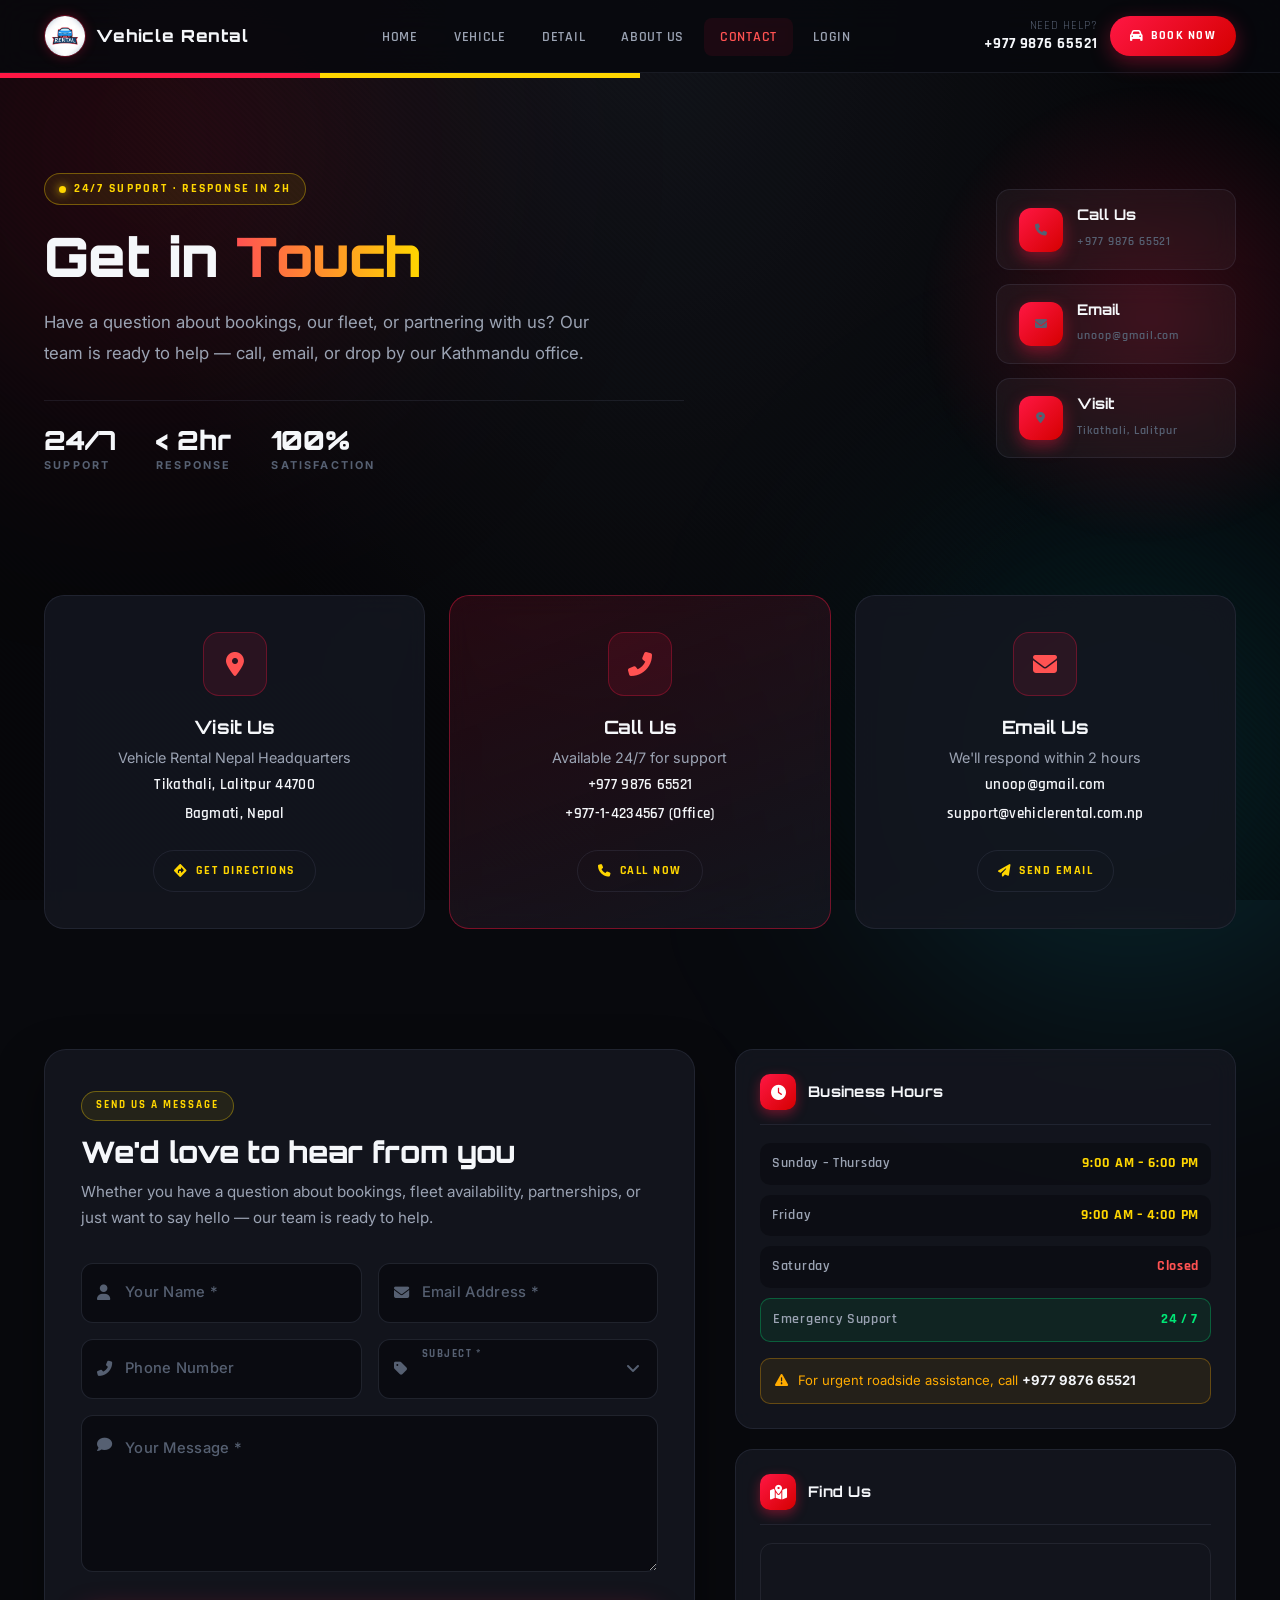
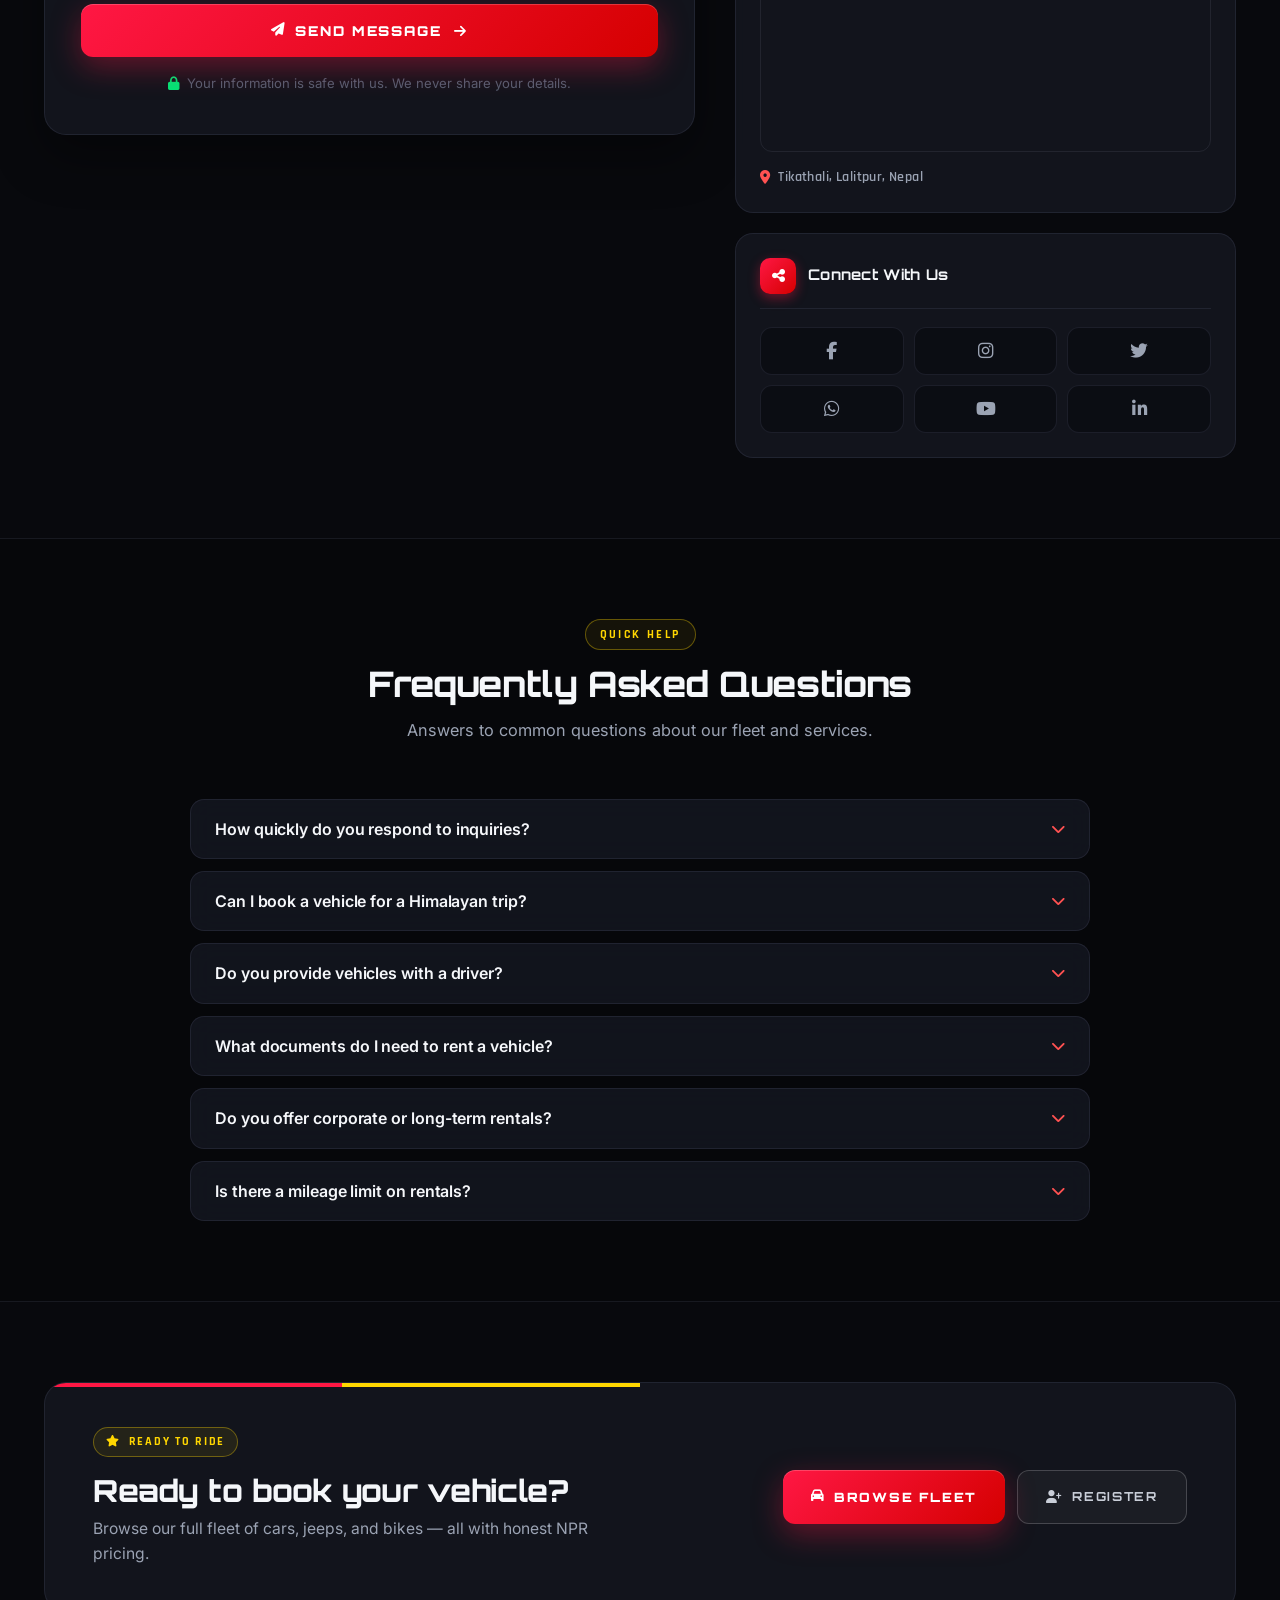
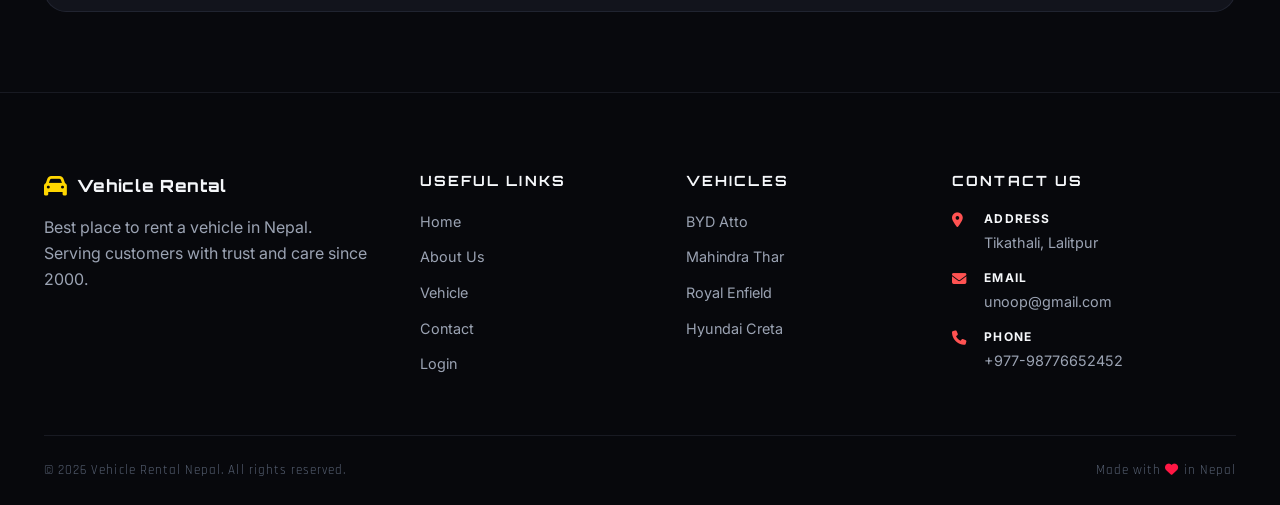
<file: contact.html>
<!DOCTYPE html>
<html lang="en">
<head>
    <meta charset="UTF-8">
    <meta name="viewport" content="width=device-width, initial-scale=1.0">
    <meta name="description" content="Contact Vehicle Rental Nepal — Get in touch for bookings, inquiries, and support.">
    <title>Contact Us | Vehicle Rental Nepal</title>
    <link rel="preconnect" href="https://fonts.googleapis.com">
    <link rel="preconnect" href="https://fonts.gstatic.com" crossorigin>
    <link href="https://fonts.googleapis.com/css2?family=Inter:wght@400;500;600;700&family=Orbitron:wght@600;700;900&family=Rajdhani:wght@500;600;700&display=swap" rel="stylesheet">
    <link rel="stylesheet" href="https://cdnjs.cloudflare.com/ajax/libs/font-awesome/6.5.1/css/all.min.css">
    <link rel="stylesheet" href="index.css">
    <link rel="stylesheet" href="contact.css">
</head>
<body class="contact-page">

<!-- ========== BACKGROUND LAYERS ========== -->
<div class="road-bg"></div>
<div class="headlight headlight-left"></div>
<div class="headlight headlight-right"></div>
<div class="carbon-overlay"></div>
<div class="speed-lines" id="speedLines"></div>

<!-- ========== NAVBAR ========== -->
<nav class="navbar" id="navbar">
    <div class="nav-inner">
        <a href="index.html" class="nav-brand">
            <img src="image/logo1.jpg" alt="Logo">
            <span>Vehicle Rental</span>
        </a>
        <ul class="nav-links" id="navLinks">
            <li><a href="index.html">Home</a></li>
            <li><a href="vehicle.html">Vehicle</a></li>
            <li><a href="individualVehicle.html">Detail</a></li>
            <li><a href="aboutUs.html">About Us</a></li>
            <li><a href="contact.html" class="active">Contact</a></li>
            <li><a href="login.html">Login</a></li>
        </ul>
        <div class="nav-cta">
            <div class="nav-help">Need Help?<strong>+977 9876 65521</strong></div>
            <a href="vehicle.html" class="btn btn-primary btn-sm">
                <i class="fa-solid fa-car"></i> Book Now
            </a>
            <button class="nav-toggle" id="navToggle"><i class="fa-solid fa-bars"></i></button>
        </div>
    </div>
</nav>

<!-- ========== CONTACT HERO ========== -->
<section class="contact-hero">
    <div class="hero-stripes"></div>

    <div class="container">
        <div class="contact-hero-inner">

            <div class="contact-hero-text">
                <span class="hero-tag">
                    <span class="tag-dot"></span> 24/7 SUPPORT · RESPONSE IN 2H
                </span>

                <h1>
                    Get in <span class="accent">Touch</span>
                </h1>

                <p>
                    Have a question about bookings, our fleet, or partnering with us? Our team is ready to help — call, email, or drop by our Kathmandu office.
                </p>

                <div class="hero-quick-stats">
                    <div>
                        <strong>24/7</strong>
                        <span>SUPPORT</span>
                    </div>
                    <div>
                        <strong>&lt; 2hr</strong>
                        <span>RESPONSE</span>
                    </div>
                    <div>
                        <strong>100%</strong>
                        <span>SATISFACTION</span>
                    </div>
                </div>
            </div>

            <div class="contact-hero-visual">
                <div class="spec-badge">
                    <span class="spec-icon"><i class="fa-solid fa-phone"></i></span>
                    <div>
                        <strong>Call Us</strong>
                        <span>+977 9876 65521</span>
                    </div>
                </div>
                <div class="spec-badge">
                    <span class="spec-icon"><i class="fa-solid fa-envelope"></i></span>
                    <div>
                        <strong>Email</strong>
                        <span>unoop@gmail.com</span>
                    </div>
                </div>
                <div class="spec-badge">
                    <span class="spec-icon"><i class="fa-solid fa-location-dot"></i></span>
                    <div>
                        <strong>Visit</strong>
                        <span>Tikathali, Lalitpur</span>
                    </div>
                </div>
            </div>

        </div>
    </div>
</section>

<!-- ========== CONTACT INFO CARDS ========== -->
<section class="contact-info-section">
    <div class="container">
        <div class="info-cards-grid">

            <div class="info-card">
                <div class="info-icon">
                    <i class="fa-solid fa-location-dot"></i>
                </div>
                <h3>Visit Us</h3>
                <p>Vehicle Rental Nepal Headquarters</p>
                <p class="info-detail">Tikathali, Lalitpur 44700</p>
                <p class="info-detail">Bagmati, Nepal</p>
                <a href="https://maps.google.com" target="_blank" class="info-link">
                    <i class="fa-solid fa-directions"></i> Get Directions
                </a>
            </div>

            <div class="info-card featured">
                <div class="info-icon">
                    <i class="fa-solid fa-phone-alt"></i>
                </div>
                <h3>Call Us</h3>
                <p>Available 24/7 for support</p>
                <p class="info-detail">+977 9876 65521</p>
                <p class="info-detail">+977-1-4234567 (Office)</p>
                <a href="tel:+977987665521" class="info-link">
                    <i class="fa-solid fa-phone"></i> Call Now
                </a>
            </div>

            <div class="info-card">
                <div class="info-icon">
                    <i class="fa-solid fa-envelope"></i>
                </div>
                <h3>Email Us</h3>
                <p>We'll respond within 2 hours</p>
                <p class="info-detail">unoop@gmail.com</p>
                <p class="info-detail">support@vehiclerental.com.np</p>
                <a href="mailto:unoop@gmail.com" class="info-link">
                    <i class="fa-solid fa-paper-plane"></i> Send Email
                </a>
            </div>

        </div>
    </div>
</section>

<!-- ========== MAIN CONTACT ========== -->
<section class="contact-main">
    <div class="container">
        <div class="contact-grid">

            <!-- LEFT: FORM -->
            <div class="contact-form-wrapper">
                <div class="form-header">
                    <span class="form-subtitle">SEND US A MESSAGE</span>
                    <h2>We'd love to hear from you</h2>
                    <p>
                        Whether you have a question about bookings, fleet availability, partnerships, or just want to say hello — our team is ready to help.
                    </p>
                </div>

                <div class="success-message" id="successMessage" style="display: none;">
                    <i class="fa-solid fa-circle-check"></i>
                    <div>
                        <h4>Message Sent!</h4>
                        <p>Thank you for reaching out. We'll respond within 2 hours.</p>
                    </div>
                </div>

                <form id="contactForm" onsubmit="handleContact(event)" class="contact-form">

                    <div class="form-row">
                        <div class="input-shell">
                            <i class="fa-solid fa-user input-icon"></i>
                            <input type="text" id="name" placeholder=" " required>
                            <label for="name">Your Name *</label>
                            <div class="input-border"></div>
                        </div>

                        <div class="input-shell">
                            <i class="fa-solid fa-envelope input-icon"></i>
                            <input type="email" id="email" placeholder=" " required>
                            <label for="email">Email Address *</label>
                            <div class="input-border"></div>
                        </div>
                    </div>

                    <div class="form-row">
                        <div class="input-shell">
                            <i class="fa-solid fa-phone-alt input-icon"></i>
                            <input type="tel" id="phone" placeholder=" ">
                            <label for="phone">Phone Number</label>
                            <div class="input-border"></div>
                        </div>

                        <div class="input-shell select-shell">
                            <i class="fa-solid fa-tag input-icon"></i>
                            <select id="subject" required>
                                <option value="" disabled selected hidden></option>
                                <option>Booking Inquiry</option>
                                <option>Fleet Partnership</option>
                                <option>Corporate Rental</option>
                                <option>Support / Issue</option>
                                <option>General Question</option>
                            </select>
                            <label for="subject" class="static">Subject *</label>
                        </div>
                    </div>

                    <div class="input-shell textarea-shell">
                        <i class="fa-solid fa-comment input-icon"></i>
                        <textarea id="message" placeholder=" " rows="5" required></textarea>
                        <label for="message">Your Message *</label>
                        <div class="input-border"></div>
                    </div>

                    <div class="form-footer">
                        <button type="submit" class="btn-cyber" id="submitBtn">
                            <span class="btn-txt">
                                <i class="fa-solid fa-paper-plane"></i>
                                Send Message
                            </span>
                            <span class="btn-icon"><i class="fa-solid fa-arrow-right"></i></span>
                        </button>
                        <p class="form-note">
                            <i class="fa-solid fa-lock"></i>
                            Your information is safe with us. We never share your details.
                        </p>
                    </div>

                </form>
            </div>

            <!-- RIGHT: SIDEBAR -->
            <aside class="contact-sidebar">

                <!-- Business Hours -->
                <div class="sidebar-card">
                    <div class="sidebar-header">
                        <i class="fa-solid fa-clock"></i>
                        <h3>Business Hours</h3>
                    </div>
                    <ul class="hours-list">
                        <li>
                            <span class="day">Sunday – Thursday</span>
                            <span class="time">9:00 AM – 6:00 PM</span>
                        </li>
                        <li>
                            <span class="day">Friday</span>
                            <span class="time">9:00 AM – 4:00 PM</span>
                        </li>
                        <li>
                            <span class="day">Saturday</span>
                            <span class="time closed">Closed</span>
                        </li>
                        <li class="emergency">
                            <span class="day">Emergency Support</span>
                            <span class="time">24 / 7</span>
                        </li>
                    </ul>
                    <div class="hours-note">
                        <i class="fa-solid fa-exclamation-triangle"></i>
                        <p>For urgent roadside assistance, call <strong>+977 9876 65521</strong></p>
                    </div>
                </div>

                <!-- Map -->
                <div class="sidebar-card">
                    <div class="sidebar-header">
                        <i class="fa-solid fa-map-marked-alt"></i>
                        <h3>Find Us</h3>
                    </div>
                    <div class="map-wrap">
                        <iframe
                            src="https://www.google.com/maps/embed?pb=!1m18!1m12!1m3!1d3532.3!2d85.3240!3d27.6710!2m3!1f0!2f0!3f0!3m2!1i1024!2i768!4f13.1!3m3!1m2!1s0x0%3A0x0!2sTikathali%2C%20Lalitpur!5e0!3m2!1sen!2snp!4v1700000000000"
                            width="100%"
                            height="200"
                            style="border:0;"
                            allowfullscreen=""
                            loading="lazy">
                        </iframe>
                    </div>
                    <p class="map-caption">
                        <i class="fa-solid fa-location-dot"></i>
                        Tikathali, Lalitpur, Nepal
                    </p>
                </div>

                <!-- Social -->
                <div class="sidebar-card">
                    <div class="sidebar-header">
                        <i class="fa-solid fa-share-alt"></i>
                        <h3>Connect With Us</h3>
                    </div>
                    <div class="social-grid">
                        <a href="#" class="social-item facebook" aria-label="Facebook">
                            <i class="fab fa-facebook-f"></i>
                        </a>
                        <a href="#" class="social-item instagram" aria-label="Instagram">
                            <i class="fab fa-instagram"></i>
                        </a>
                        <a href="#" class="social-item twitter" aria-label="Twitter">
                            <i class="fab fa-twitter"></i>
                        </a>
                        <a href="#" class="social-item whatsapp" aria-label="WhatsApp">
                            <i class="fab fa-whatsapp"></i>
                        </a>
                        <a href="#" class="social-item youtube" aria-label="YouTube">
                            <i class="fab fa-youtube"></i>
                        </a>
                        <a href="#" class="social-item linkedin" aria-label="LinkedIn">
                            <i class="fab fa-linkedin-in"></i>
                        </a>
                    </div>
                </div>

            </aside>

        </div>
    </div>
</section>

<!-- ========== FAQ ========== -->
<section class="contact-faq">
    <div class="container">

        <div class="section-header">
            <span class="eyebrow">Quick Help</span>
            <h2>Frequently Asked Questions</h2>
            <p>Answers to common questions about our fleet and services.</p>
        </div>

        <div class="faq-grid">

            <div class="faq-item">
                <div class="faq-question" onclick="toggleFAQ(this)">
                    <h3>How quickly do you respond to inquiries?</h3>
                    <i class="fa-solid fa-chevron-down"></i>
                </div>
                <div class="faq-answer">
                    <p>We typically respond within 2 hours during business hours. For urgent matters like roadside assistance, call our 24/7 hotline at <strong>+977 9876 65521</strong>.</p>
                </div>
            </div>

            <div class="faq-item">
                <div class="faq-question" onclick="toggleFAQ(this)">
                    <h3>Can I book a vehicle for a Himalayan trip?</h3>
                    <i class="fa-solid fa-chevron-down"></i>
                </div>
                <div class="faq-answer">
                    <p>Absolutely! Our Mahindra Thar ROXX and Scorpio-N 4×4 jeeps are perfect for Mustang, Rara, and Dolpo trips. Prices start at <strong>रू 11,000/day</strong> with driver.</p>
                </div>
            </div>

            <div class="faq-item">
                <div class="faq-question" onclick="toggleFAQ(this)">
                    <h3>Do you provide vehicles with a driver?</h3>
                    <i class="fa-solid fa-chevron-down"></i>
                </div>
                <div class="faq-answer">
                    <p>Yes! We offer both self-drive and chauffeur-driven options. Driver charges start at <strong>रू 2,000/day</strong> for city trips and vary for long-distance travel.</p>
                </div>
            </div>

            <div class="faq-item">
                <div class="faq-question" onclick="toggleFAQ(this)">
                    <h3>What documents do I need to rent a vehicle?</h3>
                    <i class="fa-solid fa-chevron-down"></i>
                </div>
                <div class="faq-answer">
                    <p>For self-drive: valid driving licence, citizenship/passport copy, and a security deposit. For chauffeur-driven: just your ID. Foreign tourists need an International Driving Permit.</p>
                </div>
            </div>

            <div class="faq-item">
                <div class="faq-question" onclick="toggleFAQ(this)">
                    <h3>Do you offer corporate or long-term rentals?</h3>
                    <i class="fa-solid fa-chevron-down"></i>
                </div>
                <div class="faq-answer">
                    <p>Yes! We offer discounted monthly and corporate packages. Contact us for a custom quote — usually <strong>20–35% off</strong> standard daily rates for 30+ days.</p>
                </div>
            </div>

            <div class="faq-item">
                <div class="faq-question" onclick="toggleFAQ(this)">
                    <h3>Is there a mileage limit on rentals?</h3>
                    <i class="fa-solid fa-chevron-down"></i>
                </div>
                <div class="faq-answer">
                    <p>Most city rentals come with unlimited mileage. For out-of-valley trips, we offer generous daily limits (200–300 km). Extra km is charged at <strong>रू 25–40/km</strong>.</p>
                </div>
            </div>

        </div>

    </div>
</section>

<!-- ========== CTA ========== -->
<section class="contact-cta">
    <div class="container">
        <div class="cta-box">
            <div class="cta-text">
                <span class="cta-tag">
                    <i class="fa-solid fa-star"></i> READY TO RIDE
                </span>
                <h2>Ready to book your vehicle?</h2>
                <p>Browse our full fleet of cars, jeeps, and bikes — all with honest NPR pricing.</p>
            </div>
            <div class="cta-actions">
                <a href="vehicle.html" class="btn-cyber">
                    <span class="btn-txt"><i class="fa-solid fa-car"></i> Browse Fleet</span>
                </a>
                <a href="registration-form.html" class="btn-cancel">
                    <i class="fa-solid fa-user-plus"></i> Register
                </a>
            </div>
        </div>
    </div>
</section>

<!-- ========== FOOTER ========== -->
<footer class="footer">
    <div class="container">
        <div class="footer-grid">
            <div>
                <div class="footer-brand"><i class="fa-solid fa-car"></i> Vehicle Rental</div>
                <p>Best place to rent a vehicle in Nepal. Serving customers with trust and care since 2000.</p>
            </div>
            <div class="footer-col">
                <h4>Useful Links</h4>
                <ul>
                    <li><a href="index.html">Home</a></li>
                    <li><a href="aboutUs.html">About Us</a></li>
                    <li><a href="vehicle.html">Vehicle</a></li>
                    <li><a href="contact.html">Contact</a></li>
                    <li><a href="login.html">Login</a></li>
                </ul>
            </div>
            <div class="footer-col">
                <h4>Vehicles</h4>
                <ul>
                    <li><a href="vehicle.html">BYD Atto</a></li>
                    <li><a href="vehicle.html">Mahindra Thar</a></li>
                    <li><a href="vehicle.html">Royal Enfield</a></li>
                    <li><a href="vehicle.html">Hyundai Creta</a></li>
                </ul>
            </div>
            <div class="footer-col">
                <h4>Contact Us</h4>
                <div class="footer-contact-item"><i class="fa-solid fa-location-dot"></i><div><strong>Address</strong>Tikathali, Lalitpur</div></div>
                <div class="footer-contact-item"><i class="fa-solid fa-envelope"></i><div><strong>Email</strong>unoop@gmail.com</div></div>
                <div class="footer-contact-item"><i class="fa-solid fa-phone"></i><div><strong>Phone</strong>+977-98776652452</div></div>
            </div>
        </div>
        <div class="footer-bottom">
            <div>© 2026 Vehicle Rental Nepal. All rights reserved.</div>
            <div>Made with <i class="fa-solid fa-heart"></i> in Nepal</div>
        </div>
    </div>
</footer>

<script src="script.js"></script>
<script>
    // ============ SPEED LINES ============
    const sl = document.getElementById('speedLines');
    if (sl) {
        for (let i = 0; i < 30; i++) {
            const line = document.createElement('span');
            line.style.top = Math.random() * 100 + '%';
            line.style.animationDelay = Math.random() * 4 + 's';
            line.style.animationDuration = (1.5 + Math.random() * 2) + 's';
            line.style.opacity = 0.15 + Math.random() * 0.35;
            sl.appendChild(line);
        }
    }

    // ============ FAQ TOGGLE ============
    function toggleFAQ(el) {
        el.parentElement.classList.toggle('active');
    }

    // ============ FORM SUBMIT ============
    function handleContact(e) {
        e.preventDefault();

        const btn = document.getElementById('submitBtn');
        const txt = btn.querySelector('.btn-txt');
        const originalTxt = txt.innerHTML;

        txt.innerHTML = '<i class="fa-solid fa-circle-notch fa-spin"></i> Sending...';
        btn.disabled = true;

        setTimeout(() => {
            document.getElementById('contactForm').style.display = 'none';
            document.getElementById('successMessage').style.display = 'flex';
            document.getElementById('successMessage').scrollIntoView({ behavior: 'smooth', block: 'center' });
        }, 900);
    }
</script>
</body>
</html>
</file>
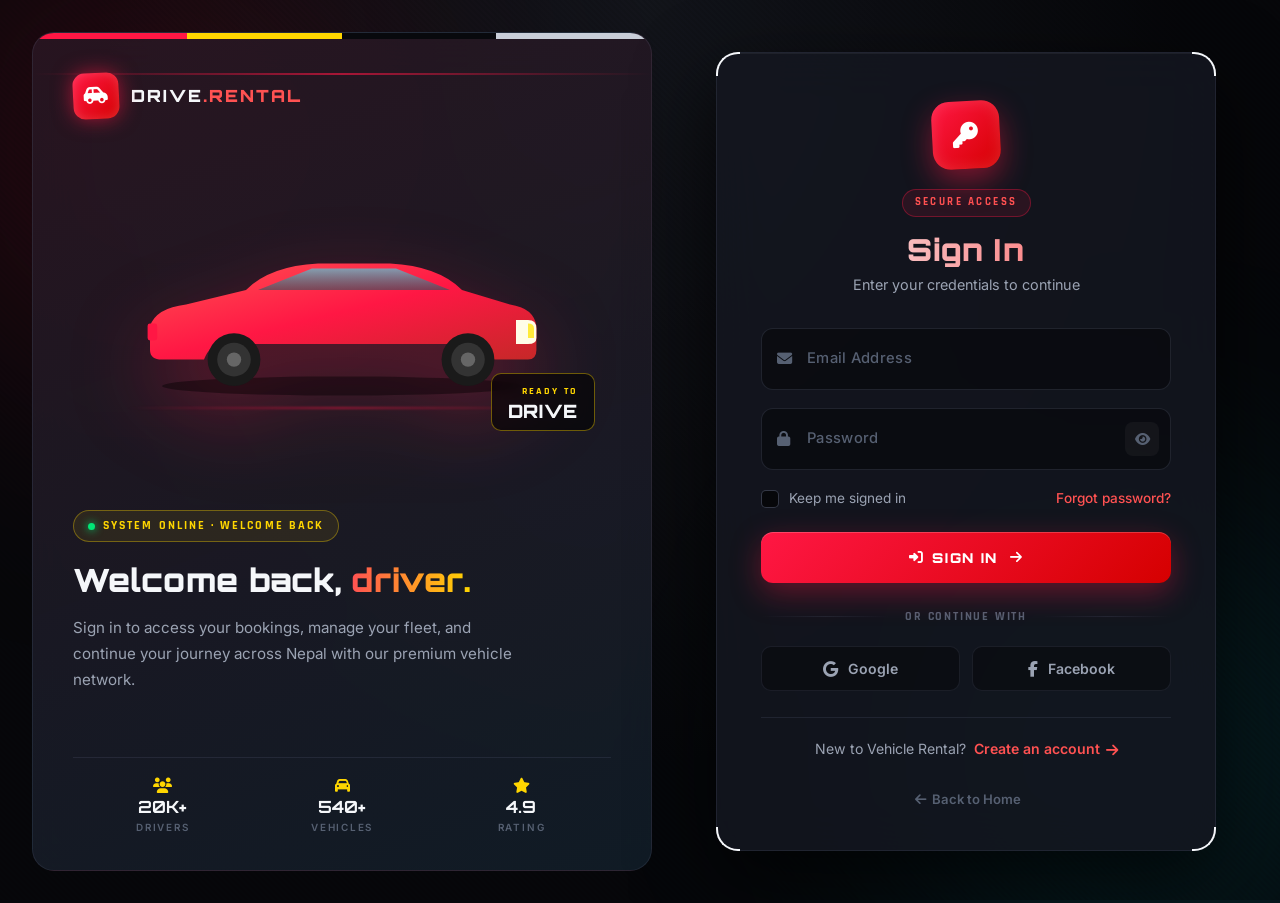
<file: login.html>
<!DOCTYPE html>
<html lang="en">
<head>
    <meta charset="UTF-8">
    <meta name="viewport" content="width=device-width, initial-scale=1.0">
    <meta name="description" content="Sign in to your Vehicle Rental account.">
    <title>Sign In | Vehicle Rental Nepal</title>

    <link rel="preconnect" href="https://fonts.googleapis.com">
    <link rel="preconnect" href="https://fonts.gstatic.com" crossorigin>
    <link href="https://fonts.googleapis.com/css2?family=Inter:wght@400;500;600;700&family=Orbitron:wght@600;700;900&family=Rajdhani:wght@500;600;700&display=swap" rel="stylesheet">
    <link rel="stylesheet" href="https://cdnjs.cloudflare.com/ajax/libs/font-awesome/6.5.1/css/all.min.css">
    <link rel="stylesheet" href="login-style.css">
</head>
<body class="login-page">

<!-- ========== BACKGROUND LAYERS ========== -->
<div class="road-bg"></div>
<div class="headlight headlight-left"></div>
<div class="headlight headlight-right"></div>
<div class="carbon-overlay"></div>
<div class="speed-lines" id="speedLines"></div>

<!-- ========== MAIN LAYOUT ========== -->
<main class="login-wrapper">

    <!-- ============ LEFT: CAR SHOWCASE ============ -->
    <aside class="login-side">

        <div class="side-scan"></div>
        <div class="racing-stripe"></div>

        <!-- Logo -->
        <a href="index.html" class="side-logo">
            <span class="logo-orb"><i class="fa-solid fa-car-side"></i></span>
            <span class="logo-text">DRIVE<span class="accent">.RENTAL</span></span>
        </a>

        <!-- Big car SVG -->
        <div class="car-hero">
            <svg viewBox="0 0 400 160" class="car-svg" xmlns="http://www.w3.org/2000/svg">
                <defs>
                    <linearGradient id="carBody" x1="0" y1="0" x2="1" y2="1">
                        <stop offset="0%" stop-color="#ff5252"/>
                        <stop offset="50%" stop-color="#ff1744"/>
                        <stop offset="100%" stop-color="#c62828"/>
                    </linearGradient>
                    <linearGradient id="carGlass" x1="0" y1="0" x2="0" y2="1">
                        <stop offset="0%" stop-color="#4dd0e1" stop-opacity="0.8"/>
                        <stop offset="100%" stop-color="#006064" stop-opacity="0.6"/>
                    </linearGradient>
                </defs>

                <ellipse cx="200" cy="140" rx="150" ry="8" fill="#000" opacity="0.4"/>

                <path d="M 40 110 L 40 90 Q 45 75 70 72 L 120 60 Q 140 40 180 38 L 240 38 Q 280 40 300 60 L 340 72 Q 360 75 362 90 L 362 110 Q 362 118 355 118 L 320 118 Q 315 105 305 105 L 100 105 Q 90 105 85 118 L 50 118 Q 40 118 40 110 Z"
                      fill="url(#carBody)"/>

                <path d="M 130 60 L 175 42 L 245 42 L 290 60 Z" fill="url(#carGlass)" opacity="0.85"/>

                <path d="M 355 85 Q 362 85 362 92 L 362 100 Q 362 105 355 105 L 345 105 L 345 85 Z" fill="#fffde7"/>
                <path d="M 355 88 Q 360 88 360 92 L 360 100 L 355 100 Z" fill="#ffeb3b"/>

                <rect x="38" y="88" width="8" height="14" rx="2" fill="#ff1744"/>

                <circle cx="110" cy="118" r="22" fill="#1a1a1a"/>
                <circle cx="110" cy="118" r="14" fill="#333"/>
                <circle cx="110" cy="118" r="6" fill="#666"/>

                <circle cx="305" cy="118" r="22" fill="#1a1a1a"/>
                <circle cx="305" cy="118" r="14" fill="#333"/>
                <circle cx="305" cy="118" r="6" fill="#666"/>
            </svg>

            <div class="speed-badge">
                <span class="speed-label">READY TO</span>
                <span class="speed-value">DRIVE</span>
            </div>
        </div>

        <!-- Text -->
        <div class="side-hero">
            <div class="status-pill">
                <span class="dot"></span> SYSTEM ONLINE · WELCOME BACK
            </div>

            <h1 class="side-title">
                Welcome back, <span class="grad">driver.</span>
            </h1>

            <p class="side-desc">
                Sign in to access your bookings, manage your fleet, and continue your journey across Nepal with our premium vehicle network.
            </p>
        </div>

        <!-- Bottom stats -->
        <div class="side-stats">
            <div>
                <i class="fa-solid fa-users"></i>
                <strong>20K+</strong>
                <span>DRIVERS</span>
            </div>
            <div>
                <i class="fa-solid fa-car"></i>
                <strong>540+</strong>
                <span>VEHICLES</span>
            </div>
            <div>
                <i class="fa-solid fa-star"></i>
                <strong>4.9</strong>
                <span>RATING</span>
            </div>
        </div>

    </aside>

    <!-- ============ RIGHT: LOGIN FORM ============ -->
    <section class="login-main">
        <div class="login-card">

            <!-- HUD corners -->
            <div class="corner-tl"></div>
            <div class="corner-tr"></div>
            <div class="corner-bl"></div>
            <div class="corner-br"></div>

            <!-- Header -->
            <header class="login-head">
                <div class="head-icon">
                    <i class="fa-solid fa-key"></i>
                </div>
                <span class="head-tag">SECURE ACCESS</span>
                <h2>Sign In</h2>
                <p>Enter your credentials to continue</p>
            </header>

            <!-- Form -->
            <form id="loginForm" onsubmit="handleLogin(event)" novalidate>

                <!-- Email -->
                <div class="input-shell">
                    <input type="email" id="email" placeholder=" " required autocomplete="email">
                    <label for="email">Email Address</label>
                    <i class="fa-solid fa-envelope"></i>
                </div>

                <!-- Password -->
                <div class="input-shell password">
                    <input type="password" id="password" placeholder=" " required autocomplete="current-password">
                    <label for="password">Password</label>
                    <i class="fa-solid fa-lock"></i>
                    <button type="button" class="peek" onclick="togglePwd('password', this)" aria-label="Show password">
                        <i class="fa-solid fa-eye"></i>
                    </button>
                </div>

                <!-- Options -->
                <div class="form-options">
                    <label class="cyber-check">
                        <input type="checkbox">
                        <span class="check-box"></span>
                        <span>Keep me signed in</span>
                    </label>
                    <a href="#" class="forgot">Forgot password?</a>
                </div>

                <!-- Actions -->
                <div class="form-actions">
                    <button type="submit" class="btn-cyber" id="submitBtn">
                        <span class="btn-txt">
                            <i class="fa-solid fa-right-to-bracket"></i>
                            Sign In
                        </span>
                        <span class="btn-icon"><i class="fa-solid fa-arrow-right"></i></span>
                    </button>
                </div>

                <!-- Divider -->
                <div class="divider">
                    <span>Or continue with</span>
                </div>

                <!-- Social -->
                <div class="social-row">
                    <button type="button" class="social-btn google" onclick="socialLogin('Google')">
                        <i class="fab fa-google"></i>
                        <span>Google</span>
                    </button>
                    <button type="button" class="social-btn facebook" onclick="socialLogin('Facebook')">
                        <i class="fab fa-facebook-f"></i>
                        <span>Facebook</span>
                    </button>
                </div>

                <!-- Foot -->
                <div class="login-foot">
                    New to Vehicle Rental?
                    <a href="registration-form.html">
                        Create an account <i class="fa-solid fa-arrow-right"></i>
                    </a>
                </div>

                <div class="login-foot secondary">
                    <a href="index.html">
                        <i class="fa-solid fa-arrow-left"></i> Back to Home
                    </a>
                </div>

            </form>

        </div>
    </section>

</main>

<script>
    // ============ PASSWORD TOGGLE ============
    function togglePwd(id, btn) {
        const inp = document.getElementById(id);
        const icon = btn.querySelector('i');
        if (inp.type === 'password') {
            inp.type = 'text';
            icon.classList.replace('fa-eye', 'fa-eye-slash');
        } else {
            inp.type = 'password';
            icon.classList.replace('fa-eye-slash', 'fa-eye');
        }
    }

    // ============ SUBMIT ============
    function handleLogin(e) {
        e.preventDefault();
        const btn = document.getElementById('submitBtn');
        const txt = btn.querySelector('.btn-txt');

        const originalHTML = txt.innerHTML;
        txt.innerHTML = '<i class="fa-solid fa-circle-notch fa-spin"></i> Authenticating...';
        btn.disabled = true;

        setTimeout(() => {
            const email = document.getElementById('email').value;
            alert(`🏁 Welcome back, driver!\n\nSigned in as: ${email}\n\n(Note: Frontend demo — connect a backend for real auth.)`);
            window.location.href = 'index.html';
        }, 900);
    }

    // ============ SOCIAL (demo) ============
    function socialLogin(provider) {
        alert(`⚙️ ${provider} sign-in will be enabled soon.`);
    }

    // ============ SPEED LINES ============
    const sl = document.getElementById('speedLines');
    if (sl) {
        for (let i = 0; i < 35; i++) {
            const line = document.createElement('span');
            line.style.top = Math.random() * 100 + '%';
            line.style.animationDelay = Math.random() * 4 + 's';
            line.style.animationDuration = (1.2 + Math.random() * 2) + 's';
            line.style.opacity = 0.15 + Math.random() * 0.4;
            sl.appendChild(line);
        }
    }
</script>

</body>
</html>
</file>
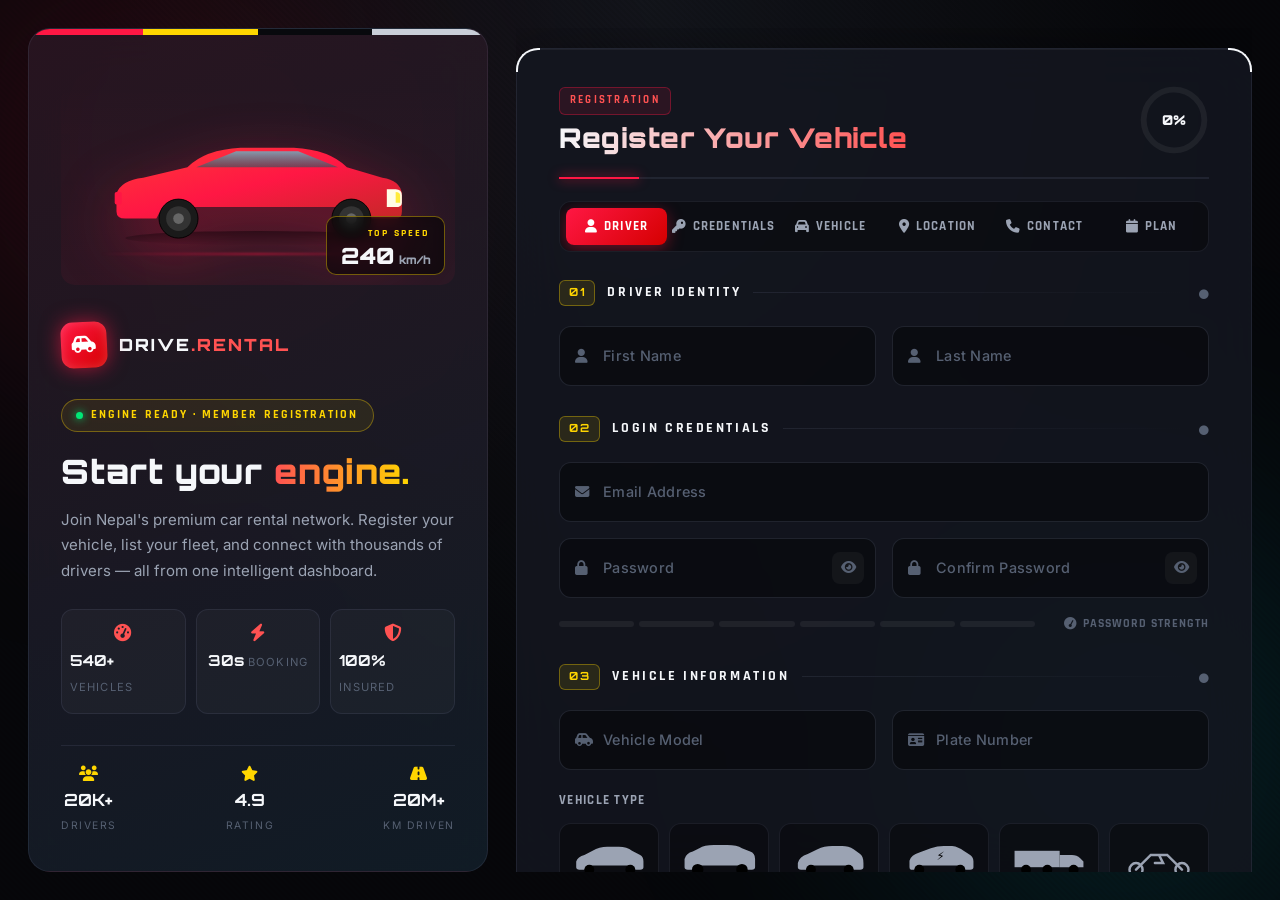
<file: registration-form.html>
<!DOCTYPE html>
<html lang="en">
<head>
  <meta charset="UTF-8">
  <meta name="viewport" content="width=device-width, initial-scale=1.0">
  <meta name="description" content="Register your vehicle on Nepal's most advanced car rental platform.">
  <title>Register | Vehicle Rental</title>
  <link rel="preconnect" href="https://fonts.googleapis.com">
  <link rel="preconnect" href="https://fonts.gstatic.com" crossorigin>
  <link href="https://fonts.googleapis.com/css2?family=Inter:wght@400;500;600;700&family=Orbitron:wght@500;700;900&family=Rajdhani:wght@500;600;700&display=swap" rel="stylesheet">
  <link rel="stylesheet" href="https://cdnjs.cloudflare.com/ajax/libs/font-awesome/6.5.1/css/all.min.css">
  <link rel="stylesheet" href="registration-style.css">
</head>

<body class="car-theme">

<!-- ====== BACKGROUND LAYERS ====== -->
<div class="road-bg"></div>
<div class="headlight headlight-left"></div>
<div class="headlight headlight-right"></div>
<div class="carbon-overlay"></div>
<div class="speed-lines" id="speedLines"></div>

<main class="reg-wrapper">

  <!-- ============ LEFT: BRAND / CAR SHOWCASE ============ -->
  <aside class="reg-side">

    <!-- Animated Car Silhouette -->
    <div class="car-showcase">
      <svg viewBox="0 0 400 160" class="car-svg" xmlns="http://www.w3.org/2000/svg">
        <defs>
          <linearGradient id="carBody" x1="0" y1="0" x2="1" y2="1">
            <stop offset="0%" stop-color="#ff3838"/>
            <stop offset="50%" stop-color="#ff1744"/>
            <stop offset="100%" stop-color="#c62828"/>
          </linearGradient>
          <linearGradient id="carGlass" x1="0" y1="0" x2="0" y2="1">
            <stop offset="0%" stop-color="#4dd0e1" stop-opacity="0.8"/>
            <stop offset="100%" stop-color="#006064" stop-opacity="0.6"/>
          </linearGradient>
          <linearGradient id="carShadow" x1="0" y1="0" x2="0" y2="1">
            <stop offset="0%" stop-color="#000" stop-opacity="0.4"/>
            <stop offset="100%" stop-color="#000" stop-opacity="0"/>
          </linearGradient>
        </defs>

        <!-- Shadow -->
        <ellipse cx="200" cy="140" rx="150" ry="8" fill="url(#carShadow)"/>

        <!-- Body -->
        <path d="M 40 110
                 L 40 90
                 Q 45 75 70 72
                 L 120 60
                 Q 140 40 180 38
                 L 240 38
                 Q 280 40 300 60
                 L 340 72
                 Q 360 75 362 90
                 L 362 110
                 Q 362 118 355 118
                 L 320 118
                 Q 315 105 305 105
                 L 100 105
                 Q 90 105 85 118
                 L 50 118
                 Q 40 118 40 110 Z"
              fill="url(#carBody)"/>

        <!-- Roof -->
        <path d="M 130 60 L 175 42 L 245 42 L 290 60 Z"
              fill="url(#carGlass)" opacity="0.85"/>

        <!-- Headlights -->
        <path d="M 355 85 Q 362 85 362 92 L 362 100 Q 362 105 355 105 L 345 105 L 345 85 Z"
              fill="#fffde7"/>
        <path d="M 355 88 Q 360 88 360 92 L 360 100 L 355 100 Z" fill="#ffeb3b"/>

        <!-- Taillight -->
        <rect x="38" y="88" width="8" height="14" rx="2" fill="#ff1744"/>

        <!-- Wheels -->
        <circle cx="110" cy="118" r="22" fill="#1a1a1a"/>
        <circle cx="110" cy="118" r="14" fill="#333"/>
        <circle cx="110" cy="118" r="6" fill="#666"/>
        <circle cx="110" cy="118" r="22" fill="none" stroke="#000" stroke-width="1"/>

        <circle cx="305" cy="118" r="22" fill="#1a1a1a"/>
        <circle cx="305" cy="118" r="14" fill="#333"/>
        <circle cx="305" cy="118" r="6" fill="#666"/>
        <circle cx="305" cy="118" r="22" fill="none" stroke="#000" stroke-width="1"/>
      </svg>

      <div class="speed-meter">
        <span class="speed-label">TOP SPEED</span>
        <span class="speed-value">240<span class="unit">km/h</span></span>
      </div>
    </div>

    <!-- Logo -->
    <a href="index.html" class="side-logo">
      <span class="logo-orb"><i class="fa-solid fa-car-side"></i></span>
      <span class="logo-text">DRIVE<span class="accent">.RENTAL</span></span>
    </a>

    <div class="side-hero">
      <div class="status-pill">
        <span class="dot"></span> ENGINE READY · MEMBER REGISTRATION
      </div>

      <h1 class="side-title">
        Start your <span class="grad">engine.</span>
      </h1>

      <p class="side-desc">
        Join Nepal's premium car rental network. Register your vehicle, list your fleet, and connect with thousands of drivers — all from one intelligent dashboard.
      </p>

      <!-- Gear Specs -->
      <div class="gear-specs">
        <div class="gear-item">
          <i class="fa-solid fa-gauge-high"></i>
          <div>
            <strong>540+</strong>
            <span>Vehicles</span>
          </div>
        </div>
        <div class="gear-item">
          <i class="fa-solid fa-bolt"></i>
          <div>
            <strong>30s</strong>
            <span>Booking</span>
          </div>
        </div>
        <div class="gear-item">
          <i class="fa-solid fa-shield-halved"></i>
          <div>
            <strong>100%</strong>
            <span>Insured</span>
          </div>
        </div>
      </div>
    </div>

    <!-- Dashboard stats -->
    <div class="side-stats">
      <div>
        <i class="fa-solid fa-users"></i>
        <strong>20K+</strong>
        <span>DRIVERS</span>
      </div>
      <div>
        <i class="fa-solid fa-star"></i>
        <strong>4.9</strong>
        <span>RATING</span>
      </div>
      <div>
        <i class="fa-solid fa-road"></i>
        <strong>20M+</strong>
        <span>KM DRIVEN</span>
      </div>
    </div>

    <!-- Racing stripe -->
    <div class="racing-stripe"></div>
  </aside>

  <!-- ============ RIGHT: REGISTRATION FORM ============ -->
  <section class="reg-main">
    <div class="reg-card">

      <!-- Dashboard header -->
      <div class="dash-header">
        <div class="dash-left">
          <span class="dash-tag">REGISTRATION</span>
          <h2>Register Your Vehicle</h2>
        </div>
        <div class="dash-right">
          <div class="gauge" id="progressGauge">
            <svg viewBox="0 0 60 60">
              <circle class="gauge-bg" cx="30" cy="30" r="26"/>
              <circle class="gauge-fill" cx="30" cy="30" r="26"
                      stroke-dasharray="163.4"
                      stroke-dashoffset="163.4"
                      id="gaugeCircle"/>
            </svg>
            <span class="gauge-value" id="gaugeValue">0%</span>
          </div>
        </div>
      </div>

      <!-- Section tabs (like dashboard tabs) -->
      <div class="tab-strip">
        <button class="tab-btn active" onclick="scrollToSection('sec1', this)">
          <i class="fa-solid fa-user"></i> Driver
        </button>
        <button class="tab-btn" onclick="scrollToSection('sec2', this)">
          <i class="fa-solid fa-key"></i> Credentials
        </button>
        <button class="tab-btn" onclick="scrollToSection('sec3', this)">
          <i class="fa-solid fa-car"></i> Vehicle
        </button>
        <button class="tab-btn" onclick="scrollToSection('sec4', this)">
          <i class="fa-solid fa-location-dot"></i> Location
        </button>
        <button class="tab-btn" onclick="scrollToSection('sec5', this)">
          <i class="fa-solid fa-phone"></i> Contact
        </button>
        <button class="tab-btn" onclick="scrollToSection('sec6', this)">
          <i class="fa-solid fa-calendar"></i> Plan
        </button>
      </div>

      <form id="regForm" onsubmit="handleRegister(event)" novalidate>

        <!-- ===== 01 DRIVER ===== -->
        <section class="form-block" id="sec1">
          <div class="block-head">
            <span class="block-num">01</span>
            <h3>Driver Identity</h3>
            <span class="block-line"></span>
            <span class="block-status"><i class="fa-solid fa-circle"></i></span>
          </div>

          <div class="grid-2">
            <div class="input-shell">
              <input type="text" id="firstName" placeholder=" " required data-track>
              <label for="firstName">First Name</label>
              <i class="fa-solid fa-user"></i>
            </div>
            <div class="input-shell">
              <input type="text" id="lastName" placeholder=" " required data-track>
              <label for="lastName">Last Name</label>
              <i class="fa-solid fa-user"></i>
            </div>
          </div>
        </section>

        <!-- ===== 02 CREDENTIALS ===== -->
        <section class="form-block" id="sec2">
          <div class="block-head">
            <span class="block-num">02</span>
            <h3>Login Credentials</h3>
            <span class="block-line"></span>
            <span class="block-status"><i class="fa-solid fa-circle"></i></span>
          </div>

          <div class="input-shell">
            <input type="email" id="email" placeholder=" " required data-track>
            <label for="email">Email Address</label>
            <i class="fa-solid fa-envelope"></i>
          </div>

          <div class="grid-2">
            <div class="input-shell password">
              <input type="password" id="password" placeholder=" " minlength="8" required data-track oninput="checkStrength(this.value)">
              <label for="password">Password</label>
              <i class="fa-solid fa-lock"></i>
              <button type="button" class="peek" onclick="togglePwd('password', this)">
                <i class="fa-solid fa-eye"></i>
              </button>
            </div>
            <div class="input-shell password">
              <input type="password" id="confirm" placeholder=" " required data-track oninput="matchPwd()">
              <label for="confirm">Confirm Password</label>
              <i class="fa-solid fa-lock"></i>
              <button type="button" class="peek" onclick="togglePwd('confirm', this)">
                <i class="fa-solid fa-eye"></i>
              </button>
            </div>
          </div>

          <!-- RPM-style strength meter -->
          <div class="rpm-meter">
            <div class="rpm-track">
              <span class="rpm-seg"></span>
              <span class="rpm-seg"></span>
              <span class="rpm-seg"></span>
              <span class="rpm-seg"></span>
              <span class="rpm-seg"></span>
              <span class="rpm-seg"></span>
            </div>
            <small id="strengthText" class="rpm-label">
              <i class="fa-solid fa-gauge-simple-high"></i> Password strength
            </small>
          </div>
        </section>

        <!-- ===== 03 VEHICLE ===== -->
        <section class="form-block" id="sec3">
          <div class="block-head">
            <span class="block-num">03</span>
            <h3>Vehicle Information</h3>
            <span class="block-line"></span>
            <span class="block-status"><i class="fa-solid fa-circle"></i></span>
          </div>

          <div class="grid-2">
            <div class="input-shell">
              <input type="text" id="vehicleName" placeholder=" " required data-track>
              <label for="vehicleName">Vehicle Model</label>
              <i class="fa-solid fa-car-side"></i>
            </div>
            <div class="input-shell">
              <input type="text" id="plateNumber" placeholder=" " required data-track>
              <label for="plateNumber">Plate Number</label>
              <i class="fa-solid fa-id-card"></i>
            </div>
          </div>

          <!-- Car type selector - visual grid of car shapes -->
          <div class="type-selector">
            <span class="type-label">Vehicle Type</span>
            <div class="type-grid">
              <label class="type-card">
                <input type="radio" name="vehicleType" value="Sedan" hidden required>
                <div class="type-icon">
                  <svg viewBox="0 0 100 50" xmlns="http://www.w3.org/2000/svg">
                    <path d="M 10 35 L 10 28 Q 12 22 20 20 L 30 15 Q 38 10 48 10 L 62 10 Q 72 10 78 15 L 88 20 Q 92 22 92 28 L 92 35 Q 92 38 88 38 L 82 38 Q 80 33 76 33 L 26 33 Q 22 33 20 38 L 14 38 Q 10 38 10 35 Z" fill="currentColor"/>
                    <circle cx="26" cy="38" r="6" fill="#000"/>
                    <circle cx="76" cy="38" r="6" fill="#000"/>
                  </svg>
                </div>
                <span class="type-name">Sedan</span>
              </label>

              <label class="type-card">
                <input type="radio" name="vehicleType" value="SUV" hidden>
                <div class="type-icon">
                  <svg viewBox="0 0 100 50" xmlns="http://www.w3.org/2000/svg">
                    <path d="M 8 35 L 8 25 Q 10 18 18 16 L 26 12 Q 32 8 44 8 L 60 8 Q 72 8 78 12 L 88 16 Q 94 18 94 25 L 94 35 Q 94 38 90 38 L 84 38 Q 82 33 78 33 L 24 33 Q 20 33 18 38 L 12 38 Q 8 38 8 35 Z" fill="currentColor"/>
                    <circle cx="24" cy="38" r="7" fill="#000"/>
                    <circle cx="78" cy="38" r="7" fill="#000"/>
                  </svg>
                </div>
                <span class="type-name">SUV</span>
              </label>

              <label class="type-card">
                <input type="radio" name="vehicleType" value="Luxury" hidden>
                <div class="type-icon">
                  <svg viewBox="0 0 100 50" xmlns="http://www.w3.org/2000/svg">
                    <path d="M 12 35 L 12 30 Q 14 22 24 19 L 36 13 Q 44 9 54 9 L 66 9 Q 74 9 80 13 L 88 19 Q 92 22 92 30 L 92 35 Q 92 38 88 38 L 80 38 Q 78 33 74 33 L 28 33 Q 24 33 22 38 L 16 38 Q 12 38 12 35 Z" fill="currentColor"/>
                    <circle cx="28" cy="38" r="6" fill="#000"/>
                    <circle cx="74" cy="38" r="6" fill="#000"/>
                  </svg>
                </div>
                <span class="type-name">Luxury</span>
              </label>

              <label class="type-card">
                <input type="radio" name="vehicleType" value="Electric" hidden>
                <div class="type-icon">
                  <svg viewBox="0 0 100 50" xmlns="http://www.w3.org/2000/svg">
                    <path d="M 14 35 L 14 27 Q 16 20 26 17 L 40 12 Q 48 9 56 9 L 66 9 Q 74 10 80 15 L 88 20 Q 92 23 92 28 L 92 35 Q 92 38 88 38 L 82 38 Q 80 33 76 33 L 26 33 Q 22 33 20 38 L 16 38 Q 14 38 14 35 Z" fill="currentColor"/>
                    <circle cx="26" cy="38" r="6" fill="#000"/>
                    <circle cx="76" cy="38" r="6" fill="#000"/>
                    <text x="52" y="26" text-anchor="middle" font-size="14" font-weight="bold" fill="#000">⚡</text>
                  </svg>
                </div>
                <span class="type-name">Electric</span>
              </label>

              <label class="type-card">
                <input type="radio" name="vehicleType" value="Truck" hidden>
                <div class="type-icon">
                  <svg viewBox="0 0 100 50" xmlns="http://www.w3.org/2000/svg">
                    <rect x="8" y="15" width="55" height="20" fill="currentColor"/>
                    <path d="M 63 20 L 78 20 Q 84 20 88 24 L 92 28 L 92 35 L 63 35 Z" fill="currentColor"/>
                    <circle cx="22" cy="38" r="6" fill="#000"/>
                    <circle cx="48" cy="38" r="6" fill="#000"/>
                    <circle cx="80" cy="38" r="6" fill="#000"/>
                  </svg>
                </div>
                <span class="type-name">Truck</span>
              </label>

              <label class="type-card">
                <input type="radio" name="vehicleType" value="Bike" hidden>
                <div class="type-icon">
                  <svg viewBox="0 0 100 50" xmlns="http://www.w3.org/2000/svg">
                    <circle cx="22" cy="38" r="8" fill="none" stroke="currentColor" stroke-width="3"/>
                    <circle cx="78" cy="38" r="8" fill="none" stroke="currentColor" stroke-width="3"/>
                    <path d="M 22 38 L 40 20 L 60 20 L 78 38 M 40 20 L 50 20 L 55 30 L 45 30" stroke="currentColor" stroke-width="3" fill="none" stroke-linecap="round"/>
                  </svg>
                </div>
                <span class="type-name">Bike</span>
              </label>
            </div>
          </div>
        </section>

        <!-- ===== 04 LOCATION ===== -->
        <section class="form-block" id="sec4">
          <div class="block-head">
            <span class="block-num">04</span>
            <h3>Location</h3>
            <span class="block-line"></span>
            <span class="block-status"><i class="fa-solid fa-circle"></i></span>
          </div>

          <div class="input-shell">
            <input type="text" id="address" placeholder=" " required data-track>
            <label for="address">Street Address</label>
            <i class="fa-solid fa-location-dot"></i>
          </div>

          <div class="grid-2">
            <div class="input-shell">
              <input type="text" id="town" placeholder=" " required data-track>
              <label for="town">Town / City</label>
              <i class="fa-solid fa-city"></i>
            </div>
            <div class="input-shell">
              <input type="text" id="country" placeholder=" " value="Nepal" required data-track>
              <label for="country">Country</label>
              <i class="fa-solid fa-globe"></i>
            </div>
          </div>
        </section>

        <!-- ===== 05 CONTACT ===== -->
        <section class="form-block" id="sec5">
          <div class="block-head">
            <span class="block-num">05</span>
            <h3>Contact & Emergency</h3>
            <span class="block-line"></span>
            <span class="block-status"><i class="fa-solid fa-circle"></i></span>
          </div>

          <div class="grid-2">
            <div class="input-shell">
              <input type="tel" id="contact" placeholder=" " required data-track>
              <label for="contact">Mobile Number</label>
              <i class="fa-solid fa-phone"></i>
            </div>
            <div class="input-shell">
              <input type="tel" id="work" placeholder=" " data-track>
              <label for="work">Work Phone</label>
              <i class="fa-solid fa-phone-volume"></i>
            </div>
          </div>

          <div class="grid-2">
            <div class="input-shell select-shell">
              <select id="relation" data-track>
                <option value="" disabled selected hidden></option>
                <option>Spouse</option>
                <option>Child</option>
                <option>Husband</option>
                <option>Wife</option>
                <option>Friend</option>
                <option>Other</option>
              </select>
              <label for="relation" class="static">Emergency Relation</label>
              <i class="fa-solid fa-people-roof"></i>
            </div>
            <div class="input-shell">
              <input type="text" id="relationOther" placeholder=" " data-track>
              <label for="relationOther">Relation Name</label>
              <i class="fa-solid fa-user-plus"></i>
            </div>
          </div>
        </section>

        <!-- ===== 06 RENTAL PLAN ===== -->
        <section class="form-block" id="sec6">
          <div class="block-head">
            <span class="block-num">06</span>
            <h3>Rental Plan</h3>
            <span class="block-line"></span>
            <span class="block-status"><i class="fa-solid fa-circle"></i></span>
          </div>

          <div class="grid-2">
            <div class="input-shell">
              <input type="date" id="pickupDate" placeholder=" " required data-track>
              <label for="pickupDate" class="static">Pickup Date</label>
              <i class="fa-solid fa-calendar"></i>
            </div>
            <div class="input-shell">
              <input type="time" id="pickupTime" placeholder=" " required data-track>
              <label for="pickupTime" class="static">Pickup Time</label>
              <i class="fa-solid fa-clock"></i>
            </div>
          </div>

          <div class="input-shell">
            <input type="number" id="days" placeholder=" " min="1" max="90" required data-track>
            <label for="days">Rental Duration (days)</label>
            <i class="fa-solid fa-hourglass-half"></i>
          </div>
        </section>

        <!-- ===== TERMS ===== -->
        <label class="cyber-check">
          <input type="checkbox" required>
          <span class="check-box"></span>
          <span>I confirm the vehicle details are accurate and I agree to the <a href="#">Terms</a> and <a href="#">Privacy Policy</a></span>
        </label>

        <!-- ===== ACTIONS ===== -->
        <div class="form-actions">
          <button type="submit" class="btn-cyber">
            <span class="btn-txt">
              <i class="fa-solid fa-key"></i>
              Start Engine
            </span>
            <span class="btn-icon"><i class="fa-solid fa-arrow-right"></i></span>
          </button>
          <a href="index.html" class="btn-cancel">
            <i class="fa-solid fa-xmark"></i> Cancel
          </a>
        </div>

        <div class="form-foot">
          Already have an account? <a href="login.html">Sign in <i class="fa-solid fa-arrow-right"></i></a>
        </div>

      </form>

      <!-- HUD corner brackets -->
      <div class="corner-tl"></div>
      <div class="corner-tr"></div>
      <div class="corner-bl"></div>
      <div class="corner-br"></div>
    </div>
  </section>

</main>

<script>
  // ============ PASSWORD TOGGLE ============
  function togglePwd(id, btn) {
    const inp = document.getElementById(id);
    const icon = btn.querySelector('i');
    if (inp.type === 'password') {
      inp.type = 'text';
      icon.classList.replace('fa-eye', 'fa-eye-slash');
    } else {
      inp.type = 'password';
      icon.classList.replace('fa-eye-slash', 'fa-eye');
    }
  }

  // ============ RPM STRENGTH METER ============
  function checkStrength(pwd) {
    const segs = document.querySelectorAll('.rpm-meter .rpm-seg');
    const text = document.getElementById('strengthText');

    let score = 0;
    if (pwd.length >= 8) score++;
    if (/[a-z]/.test(pwd)) score++;
    if (/[A-Z]/.test(pwd)) score++;
    if (/[0-9]/.test(pwd)) score++;
    if (/[^A-Za-z0-9]/.test(pwd)) score++;
    if (pwd.length >= 12) score++;

    segs.forEach((s, i) => {
      s.classList.remove('weak', 'fair', 'good', 'strong');
      if (i < score) {
        if (score <= 2) s.classList.add('weak');
        else if (score <= 3) s.classList.add('fair');
        else if (score <= 4) s.classList.add('good');
        else s.classList.add('strong');
      }
    });

    const labels = ['', 'Weak', 'Weak', 'Fair', 'Good', 'Strong', 'MAX POWER'];
    text.innerHTML = pwd.length
      ? `<i class="fa-solid fa-gauge-simple-high"></i> Strength: <strong>${labels[score]}</strong>`
      : '<i class="fa-solid fa-gauge-simple-high"></i> Password strength';
    text.className = 'rpm-label ' + (pwd.length ? labels[score].toLowerCase().replace(' ', '-') : '');
  }

  // ============ CONFIRM MATCH ============
  function matchPwd() {
    const a = document.getElementById('password');
    const b = document.getElementById('confirm');
    b.style.borderColor = (b.value && a.value !== b.value) ? '#ff1744' : '';
  }

  // ============ SUBMIT ============
  function handleRegister(e) {
    e.preventDefault();
    const a = document.getElementById('password').value;
    const b = document.getElementById('confirm').value;
    if (a !== b) {
      alert('⚠️ Passwords do not match.');
      return;
    }
    const name = document.getElementById('firstName').value || 'Driver';
    alert(`🏁 Welcome aboard, ${name}!\n\nYour vehicle has been registered.\n\n🏎️  Time to hit the road.`);
    window.location.href = 'login.html';
  }

  // ============ SPEED LINES ============
  const sl = document.getElementById('speedLines');
  if (sl) {
    for (let i = 0; i < 40; i++) {
      const line = document.createElement('span');
      line.style.top = Math.random() * 100 + '%';
      line.style.animationDelay = Math.random() * 3 + 's';
      line.style.animationDuration = (0.8 + Math.random() * 1.5) + 's';
      sl.appendChild(line);
    }
  }

  // ============ PROGRESS GAUGE ============
  const trackedInputs = document.querySelectorAll('[data-track]');
  const gaugeValue = document.getElementById('gaugeValue');
  const gaugeCircle = document.getElementById('gaugeCircle');
  const circumference = 2 * Math.PI * 26;

  function updateProgress() {
    let filled = 0;
    trackedInputs.forEach(inp => {
      if (inp.value && inp.value.trim() !== '') filled++;
    });
    const pct = Math.round((filled / trackedInputs.length) * 100);
    gaugeValue.textContent = pct + '%';
    gaugeCircle.style.strokeDashoffset = circumference - (circumference * pct / 100);
  }

  trackedInputs.forEach(inp => {
    inp.addEventListener('input', updateProgress);
    inp.addEventListener('change', updateProgress);
  });

  // ============ SECTION SCROLL ============
  function scrollToSection(id, btn) {
    document.querySelectorAll('.tab-btn').forEach(b => b.classList.remove('active'));
    btn.classList.add('active');
    const el = document.getElementById(id);
    if (el) {
      const container = document.querySelector('.reg-main');
      const top = el.offsetTop - 100;
      container.scrollTo({ top, behavior: 'smooth' });
      // also scroll window on mobile
      window.scrollTo({ top: el.offsetTop - 100, behavior: 'smooth' });
    }
  }

  // ============ MIN DATE ============
  document.getElementById('pickupDate').min = new Date().toISOString().split('T')[0];

  // ============ VISUAL CAR TYPE SELECT ============
  document.querySelectorAll('.type-card input').forEach(input => {
    input.addEventListener('change', () => {
      document.querySelectorAll('.type-card').forEach(c => c.classList.remove('selected'));
      input.closest('.type-card').classList.add('selected');
    });
  });
</script>

</body>
</html>
</file>
<file: index.css>
/* ============================================
   VEHICLE RENTAL — UNIFIED STYLESHEET
   Racing Theme + NPR Currency
   Used by: index.html, vehicle.html, individualVehicle.html
   ============================================ */

:root {
    /* Racing palette */
    --bg-0: #08090d;
    --bg-1: #0e1016;
    --bg-2: #151822;

    --race-red: #ff1744;
    --race-red-2: #d50000;
    --race-red-3: #ff5252;
    --racing-yellow: #ffd600;
    --chrome: #c9ced8;
    --chrome-dark: #6b7280;

    --neon-cyan: #00e5ff;
    --neon-green: #00e676;
    --warning: #ffab00;
    --danger: #ff1744;

    --txt: #f5f7fa;
    --txt-dim: #9ba3b3;
    --txt-faint: #566072;

    --panel: rgba(20, 23, 32, 0.85);
    --line: rgba(120, 130, 160, 0.15);
    --line-hi: rgba(255, 23, 68, 0.4);

    /* Legacy aliases — keeps existing HTML working */
    --primary: #ff1744;
    --primary-dark: #d50000;
    --primary-light: #ff5252;
    --accent: #ffd600;
    --accent-dark: #ffab00;
    --dark: #08090d;
    --dark-2: #0e1016;
    --gray: #9ba3b3;
    --gray-light: rgba(120, 130, 160, 0.15);
    --gray-bg: rgba(0, 0, 0, 0.35);
    --white: #f5f7fa;
    --success: #00e676;

    --shadow-sm: 0 1px 3px rgba(0,0,0,0.4);
    --shadow-md: 0 4px 12px rgba(0,0,0,0.5);
    --shadow-lg: 0 12px 32px rgba(0,0,0,0.55);
    --shadow-xl: 0 24px 48px rgba(0,0,0,0.6);

    --radius-sm: 8px;
    --radius: 12px;
    --radius-lg: 20px;
    --radius-full: 999px;
    --transition: 0.3s cubic-bezier(0.4, 0, 0.2, 1);
    --container: 1240px;
    --nav-height: 72px;
}

* { margin: 0; padding: 0; box-sizing: border-box; }
html { scroll-behavior: smooth; -webkit-text-size-adjust: 100%; }

body {
    font-family: 'Inter', -apple-system, BlinkMacSystemFont, sans-serif;
    color: var(--txt);
    background: var(--bg-0);
    line-height: 1.6;
    overflow-x: hidden;
    position: relative;
}

img { max-width: 100%; display: block; }
a { color: inherit; text-decoration: none; }
li { list-style: none; }
button { font-family: inherit; cursor: pointer; border: none; }

h1, h2, h3, h4 {
    font-family: 'Orbitron', 'Poppins', sans-serif;
    line-height: 1.15;
    font-weight: 800;
    color: var(--txt);
    letter-spacing: -0.01em;
}
h1 { font-size: clamp(2rem, 4vw, 3.4rem); }
h2 { font-size: clamp(1.6rem, 3vw, 2.4rem); }
h3 { font-size: clamp(1.05rem, 2vw, 1.35rem); }

/* ============================================
   BACKGROUND LAYERS
   ============================================ */
.road-bg {
    position: fixed;
    inset: 0;
    background:
        radial-gradient(ellipse at top, #1a1d26 0%, #08090d 60%),
        repeating-linear-gradient(
            45deg,
            transparent 0,
            transparent 40px,
            rgba(255,255,255,0.008) 40px,
            rgba(255,255,255,0.008) 41px
        );
    z-index: 0;
    pointer-events: none;
}

.headlight {
    position: fixed;
    width: 700px;
    height: 700px;
    border-radius: 50%;
    filter: blur(120px);
    z-index: 0;
    pointer-events: none;
    animation: headlightPulse 8s ease-in-out infinite;
}
.headlight-left {
    top: -200px; left: -200px;
    background: radial-gradient(circle, rgba(255, 23, 68, 0.28) 0%, transparent 70%);
}
.headlight-right {
    bottom: -200px; right: -200px;
    background: radial-gradient(circle, rgba(0, 229, 255, 0.22) 0%, transparent 70%);
    animation-delay: 4s;
}
@keyframes headlightPulse {
    0%, 100% { opacity: 0.6; transform: scale(1); }
    50% { opacity: 1; transform: scale(1.15); }
}

.carbon-overlay {
    position: fixed;
    inset: 0;
    z-index: 0;
    pointer-events: none;
    opacity: 0.35;
    background-image:
        repeating-linear-gradient(45deg, #000 0 2px, #111 2px 4px),
        repeating-linear-gradient(-45deg, #000 0 2px, #111 2px 4px);
    background-size: 6px 6px;
    mix-blend-mode: overlay;
}

.speed-lines {
    position: fixed;
    inset: 0;
    z-index: 1;
    pointer-events: none;
    overflow: hidden;
}
.speed-lines span {
    position: absolute;
    left: -200px;
    width: 180px;
    height: 1px;
    background: linear-gradient(90deg, transparent, var(--race-red), transparent);
    animation: speedLine linear infinite;
}
@keyframes speedLine {
    0% { transform: translateX(0); opacity: 0; }
    10% { opacity: 1; }
    90% { opacity: 1; }
    100% { transform: translateX(calc(100vw + 400px)); opacity: 0; }
}

/* Utility */
.container {
    max-width: var(--container);
    margin: 0 auto;
    padding: 0 24px;
    position: relative;
    z-index: 2;
}
.section {
    padding: 80px 0;
    position: relative;
    z-index: 2;
}
.section-header {
    text-align: center;
    max-width: 640px;
    margin: 0 auto 56px;
}
.section-header .eyebrow {
    display: inline-block;
    color: var(--racing-yellow);
    font-family: 'Rajdhani', sans-serif;
    font-weight: 700;
    font-size: 0.75rem;
    letter-spacing: 0.2em;
    text-transform: uppercase;
    margin-bottom: 14px;
    padding: 5px 14px;
    border: 1px solid rgba(255, 214, 0, 0.35);
    border-radius: var(--radius-full);
    background: rgba(255, 214, 0, 0.06);
}
.section-header p {
    color: var(--txt-dim);
    font-size: 1.02rem;
    margin-top: 12px;
}
.section-header.light h2 { color: var(--txt); }
.section-header.light p { color: var(--txt-dim); }
.section-header.light .eyebrow { color: var(--racing-yellow); }

/* ============================================
   BUTTONS
   ============================================ */
.btn {
    display: inline-flex;
    align-items: center;
    justify-content: center;
    gap: 8px;
    padding: 14px 28px;
    border-radius: var(--radius-full);
    font-family: 'Rajdhani', sans-serif;
    font-weight: 700;
    font-size: 0.85rem;
    letter-spacing: 0.1em;
    text-transform: uppercase;
    transition: var(--transition);
    cursor: pointer;
    border: none;
}
.btn-sm { padding: 10px 20px; font-size: 0.78rem; }

.btn-primary {
    background: linear-gradient(135deg, var(--race-red), var(--race-red-2));
    color: #fff;
    box-shadow: 0 6px 20px rgba(255, 23, 68, 0.35);
}
.btn-primary:hover {
    transform: translateY(-2px);
    box-shadow: 0 12px 28px rgba(255, 23, 68, 0.5);
}

.btn-accent {
    background: linear-gradient(135deg, var(--racing-yellow), var(--accent-dark));
    color: var(--bg-0);
    box-shadow: 0 6px 20px rgba(255, 214, 0, 0.3);
}
.btn-accent:hover {
    transform: translateY(-2px);
    box-shadow: 0 12px 28px rgba(255, 214, 0, 0.45);
}

.btn-outline {
    background: transparent;
    color: var(--txt);
    border: 1.5px solid var(--line);
}
.btn-outline:hover {
    border-color: var(--race-red-3);
    color: var(--race-red-3);
}

.btn-ghost {
    background: rgba(255,255,255,0.06);
    border: 1px solid rgba(255,255,255,0.15);
    color: var(--txt);
}
.btn-ghost:hover {
    background: rgba(255,255,255,0.12);
}

.btn-cyber {
    display: inline-flex;
    align-items: center;
    justify-content: center;
    gap: 12px;
    padding: 16px 28px;
    background: linear-gradient(135deg, var(--race-red), var(--race-red-2));
    color: #fff;
    font-family: 'Orbitron', sans-serif;
    font-weight: 900;
    font-size: 0.8rem;
    letter-spacing: 0.14em;
    text-transform: uppercase;
    border: none;
    border-radius: 12px;
    cursor: pointer;
    overflow: hidden;
    transition: var(--transition);
    box-shadow:
        0 10px 30px rgba(255, 23, 68, 0.35),
        inset 0 1px 0 rgba(255, 255, 255, 0.2);
    position: relative;
}
.btn-cyber::before {
    content: '';
    position: absolute;
    inset: 0;
    background: linear-gradient(135deg, var(--racing-yellow), var(--race-red-3));
    opacity: 0;
    transition: opacity 0.3s ease;
}
.btn-cyber:hover::before { opacity: 1; }
.btn-cyber:hover {
    transform: translateY(-2px);
    box-shadow: 0 15px 40px rgba(255, 23, 68, 0.55);
}
.btn-cyber .btn-txt {
    position: relative;
    z-index: 1;
    display: inline-flex;
    align-items: center;
    gap: 8px;
}

.btn-cancel {
    display: inline-flex;
    align-items: center;
    justify-content: center;
    gap: 8px;
    padding: 16px 28px;
    background: rgba(200, 200, 200, 0.05);
    border: 1.5px solid rgba(200, 200, 200, 0.25);
    color: var(--chrome);
    font-family: 'Orbitron', sans-serif;
    font-weight: 700;
    font-size: 0.78rem;
    letter-spacing: 0.14em;
    text-transform: uppercase;
    border-radius: 12px;
    cursor: pointer;
    transition: var(--transition);
}
.btn-cancel:hover {
    background: rgba(255, 214, 0, 0.08);
    border-color: var(--racing-yellow);
    color: var(--racing-yellow);
    transform: translateY(-2px);
}

.btn-outline-racing {
    display: inline-flex;
    align-items: center;
    justify-content: center;
    gap: 10px;
    padding: 16px 32px;
    background: rgba(0, 0, 0, 0.4);
    border: 1.5px solid var(--line);
    color: var(--txt);
    font-family: 'Rajdhani', sans-serif;
    font-weight: 700;
    font-size: 0.85rem;
    letter-spacing: 0.15em;
    text-transform: uppercase;
    border-radius: var(--radius-full);
    cursor: pointer;
    transition: var(--transition);
}
.btn-outline-racing:hover {
    border-color: var(--race-red-3);
    color: var(--race-red-3);
    background: rgba(255, 23, 68, 0.08);
    transform: translateY(-2px);
}

/* ============================================
   NAVBAR
   ============================================ */
.navbar {
    position: sticky;
    top: 0;
    z-index: 100;
    background: rgba(8, 9, 13, 0.85);
    backdrop-filter: blur(16px);
    -webkit-backdrop-filter: blur(16px);
    border-bottom: 1px solid var(--line);
    transition: var(--transition);
}
.navbar.scrolled {
    box-shadow: 0 4px 20px rgba(0,0,0,0.5);
}
.nav-inner {
    display: flex;
    align-items: center;
    justify-content: space-between;
    height: var(--nav-height);
    max-width: var(--container);
    margin: 0 auto;
    padding: 0 24px;
}
.nav-brand {
    display: flex;
    align-items: center;
    gap: 10px;
    font-family: 'Orbitron', sans-serif;
    font-weight: 800;
    font-size: 1.05rem;
    color: var(--txt);
    letter-spacing: 0.05em;
}
.nav-brand img {
    width: 42px;
    height: 42px;
    border-radius: 50%;
    object-fit: cover;
    border: 1.5px solid rgba(255, 23, 68, 0.4);
    box-shadow: 0 0 12px rgba(255, 23, 68, 0.25);
}
.nav-links {
    display: flex;
    align-items: center;
    gap: 4px;
}
.nav-links a {
    padding: 10px 16px;
    border-radius: var(--radius-sm);
    font-family: 'Rajdhani', sans-serif;
    font-weight: 600;
    font-size: 0.9rem;
    letter-spacing: 0.05em;
    text-transform: uppercase;
    color: var(--txt-dim);
    transition: var(--transition);
}
.nav-links a:hover,
.nav-links a.active {
    color: var(--race-red-3);
    background: rgba(255, 23, 68, 0.08);
}
.nav-cta {
    display: flex;
    align-items: center;
    gap: 12px;
}
.nav-help {
    text-align: right;
    font-family: 'Rajdhani', sans-serif;
    font-size: 0.72rem;
    letter-spacing: 0.08em;
    text-transform: uppercase;
    color: var(--txt-faint);
    line-height: 1.3;
}
.nav-help strong {
    display: block;
    color: var(--txt);
    font-size: 0.92rem;
    font-weight: 700;
}
.nav-toggle {
    display: none;
    width: 44px;
    height: 44px;
    border-radius: var(--radius-sm);
    background: rgba(255, 255, 255, 0.05);
    color: var(--txt);
    font-size: 1.15rem;
    align-items: center;
    justify-content: center;
}

/* ============================================
   HERO
   ============================================ */
.hero {
    position: relative;
    min-height: calc(100vh - var(--nav-height));
    display: flex;
    align-items: center;
    padding: 80px 0;
    overflow: hidden;
    z-index: 2;
}

.hero::before {
    content: '';
    position: absolute;
    inset: 0;
    background:
        linear-gradient(135deg, rgba(8, 9, 13, 0.94), rgba(15, 23, 42, 0.85)),
        url('image/hero.jpg') center/cover no-repeat;
    z-index: -1;
}

.hero-stripes {
    position: absolute;
    top: 0;
    left: 0;
    right: 0;
    height: 5px;
    background: linear-gradient(90deg,
        var(--race-red) 0%,
        var(--race-red) 25%,
        var(--racing-yellow) 25%,
        var(--racing-yellow) 50%,
        transparent 50%,
        transparent 100%);
}

.hero::after {
    content: '';
    position: absolute;
    right: -120px;
    top: 50%;
    transform: translateY(-50%);
    width: 500px;
    height: 500px;
    background: radial-gradient(circle, rgba(255, 23, 68, 0.25), transparent 65%);
    border-radius: 50%;
    pointer-events: none;
}

.hero-inner {
    display: grid;
    grid-template-columns: 1.1fr 1fr;
    gap: 60px;
    align-items: center;
    max-width: var(--container);
    margin: 0 auto;
    padding: 0 24px;
    width: 100%;
    position: relative;
    z-index: 2;
}

.hero-badge {
    display: inline-flex;
    align-items: center;
    gap: 10px;
    background: rgba(255, 214, 0, 0.08);
    border: 1px solid rgba(255, 214, 0, 0.35);
    padding: 7px 16px;
    border-radius: var(--radius-full);
    font-family: 'Rajdhani', sans-serif;
    font-size: 0.72rem;
    font-weight: 700;
    letter-spacing: 0.18em;
    text-transform: uppercase;
    color: var(--racing-yellow);
    margin-bottom: 24px;
}
.hero-badge .tag-dot {
    width: 7px;
    height: 7px;
    background: var(--racing-yellow);
    border-radius: 50%;
    box-shadow: 0 0 10px var(--racing-yellow);
    animation: dotPulse 2s ease-in-out infinite;
}
@keyframes dotPulse {
    0%, 100% { opacity: 1; transform: scale(1); }
    50% { opacity: 0.5; transform: scale(1.3); }
}

.hero h1 {
    color: var(--txt);
    margin-bottom: 20px;
    letter-spacing: -0.01em;
}
.hero h1 .accent-text {
    background: linear-gradient(90deg, var(--race-red-3), var(--racing-yellow));
    -webkit-background-clip: text;
    -webkit-text-fill-color: transparent;
    background-clip: text;
}

.hero-description {
    color: var(--txt-dim);
    font-size: 1.05rem;
    margin-bottom: 32px;
    max-width: 520px;
    line-height: 1.75;
}

.hero-actions {
    display: flex;
    gap: 14px;
    flex-wrap: wrap;
    margin-bottom: 40px;
}

.hero-stats {
    display: flex;
    gap: 44px;
    padding-top: 28px;
    border-top: 1px solid var(--line);
}
.hero-stat strong {
    display: block;
    font-family: 'Orbitron', sans-serif;
    font-size: 1.85rem;
    font-weight: 900;
    color: var(--txt);
    line-height: 1;
    margin-bottom: 6px;
}
.hero-stat span {
    font-family: 'Rajdhani', sans-serif;
    font-size: 0.7rem;
    font-weight: 700;
    letter-spacing: 0.2em;
    text-transform: uppercase;
    color: var(--txt-faint);
}

/* ============================================
   HERO PHOTO SHOWCASE
   ============================================ */
.hero-showcase {
    position: relative;
    width: 100%;
    max-width: 560px;
    margin: 0 auto;
    animation: showcaseIn 0.9s cubic-bezier(0.4, 0, 0.2, 1) both;
    animation-delay: 0.15s;
}

@keyframes showcaseIn {
    from { opacity: 0; transform: translateY(30px) scale(0.96); }
    to { opacity: 1; transform: translateY(0) scale(1); }
}

.showcase-frame {
    position: relative;
    border-radius: 24px;
    overflow: hidden;
    aspect-ratio: 4 / 5;
    box-shadow:
        0 30px 80px rgba(0, 0, 0, 0.7),
        0 0 0 1px rgba(255, 255, 255, 0.06),
        inset 0 1px 0 rgba(255, 255, 255, 0.08);
    transition: transform 0.6s cubic-bezier(0.4, 0, 0.2, 1);
    transform-style: preserve-3d;
}

.showcase-frame:hover {
    transform: translateY(-6px) scale(1.01);
}

.showcase-img-main {
    width: 100%;
    height: 100%;
    object-fit: cover;
    object-position: center;
    display: block;
    transition: transform 1.2s cubic-bezier(0.4, 0, 0.2, 1);
}

.showcase-frame:hover .showcase-img-main {
    transform: scale(1.08);
}

.showcase-overlay {
    position: absolute;
    inset: 0;
    background: linear-gradient(
        180deg,
        rgba(0, 0, 0, 0.15) 0%,
        rgba(0, 0, 0, 0.15) 40%,
        rgba(0, 0, 0, 0.75) 85%,
        rgba(0, 0, 0, 0.95) 100%
    );
    pointer-events: none;
    z-index: 1;
}

.frame-corner {
    position: absolute;
    width: 32px;
    height: 32px;
    border-color: var(--racing-yellow);
    z-index: 4;
    pointer-events: none;
    opacity: 0.9;
    transition: var(--transition);
}
.frame-corner.tl {
    top: 16px; left: 16px;
    border-top: 2px solid;
    border-left: 2px solid;
    border-top-left-radius: 8px;
}
.frame-corner.tr {
    top: 16px; right: 16px;
    border-top: 2px solid;
    border-right: 2px solid;
    border-top-right-radius: 8px;
}
.frame-corner.bl {
    bottom: 16px; left: 16px;
    border-bottom: 2px solid;
    border-left: 2px solid;
    border-bottom-left-radius: 8px;
}
.frame-corner.br {
    bottom: 16px; right: 16px;
    border-bottom: 2px solid;
    border-right: 2px solid;
    border-bottom-right-radius: 8px;
}
.showcase-frame:hover .frame-corner {
    width: 44px;
    height: 44px;
    border-color: var(--race-red-3);
}

.showcase-label-top {
    position: absolute;
    top: 20px;
    left: 50%;
    transform: translateX(-50%);
    z-index: 3;
    display: inline-flex;
    align-items: center;
    gap: 8px;
    padding: 6px 14px;
    background: rgba(8, 9, 13, 0.75);
    backdrop-filter: blur(10px);
    border: 1px solid rgba(255, 214, 0, 0.4);
    border-radius: 999px;
    font-family: 'Rajdhani', sans-serif;
    font-size: 0.68rem;
    font-weight: 700;
    letter-spacing: 0.2em;
    text-transform: uppercase;
    color: var(--racing-yellow);
}
.showcase-label-top .live-dot {
    width: 6px;
    height: 6px;
    background: var(--racing-yellow);
    border-radius: 50%;
    box-shadow: 0 0 8px var(--racing-yellow);
    animation: dotPulse 2s ease-in-out infinite;
}

.showcase-info {
    position: absolute;
    bottom: 0;
    left: 0;
    right: 0;
    padding: 28px 26px 26px;
    z-index: 2;
    color: #fff;
}

.showcase-badge {
    display: inline-flex;
    align-items: center;
    gap: 5px;
    padding: 4px 10px;
    background: rgba(255, 214, 0, 0.15);
    border: 1px solid rgba(255, 214, 0, 0.4);
    border-radius: 999px;
    font-family: 'Rajdhani', sans-serif;
    font-size: 0.7rem;
    font-weight: 700;
    letter-spacing: 0.08em;
    color: var(--racing-yellow);
    margin-bottom: 10px;
}
.showcase-badge i {
    font-size: 0.65rem;
}

.showcase-info h3 {
    font-family: 'Orbitron', sans-serif;
    font-size: 1.3rem;
    font-weight: 800;
    color: #fff;
    margin-bottom: 4px;
    letter-spacing: -0.01em;
    line-height: 1.2;
}

.showcase-info p {
    font-family: 'Rajdhani', sans-serif;
    font-size: 0.78rem;
    font-weight: 600;
    letter-spacing: 0.1em;
    text-transform: uppercase;
    color: rgba(255, 255, 255, 0.65);
    margin-bottom: 12px;
}

.showcase-price {
    display: flex;
    align-items: baseline;
    gap: 6px;
    padding-top: 12px;
    border-top: 1px solid rgba(255, 255, 255, 0.12);
}
.showcase-price .amount {
    font-family: 'Orbitron', 'Noto Sans Devanagari', sans-serif;
    font-size: 1.5rem;
    font-weight: 900;
    color: var(--racing-yellow);
    text-shadow: 0 0 20px rgba(255, 214, 0, 0.4);
    line-height: 1;
    white-space: nowrap;
}
.showcase-price .per {
    font-family: 'Rajdhani', sans-serif;
    font-size: 0.78rem;
    font-weight: 700;
    letter-spacing: 0.15em;
    text-transform: uppercase;
    color: rgba(255, 255, 255, 0.5);
}

.mini-card {
    position: absolute;
    display: flex;
    align-items: center;
    gap: 12px;
    padding: 12px 16px;
    background: rgba(20, 23, 32, 0.92);
    backdrop-filter: blur(16px);
    -webkit-backdrop-filter: blur(16px);
    border: 1px solid rgba(120, 130, 160, 0.2);
    border-radius: 14px;
    box-shadow: 0 12px 32px rgba(0, 0, 0, 0.5);
    z-index: 5;
    animation: floatMini 4s ease-in-out infinite;
}

.mini-card .mini-icon {
    width: 36px;
    height: 36px;
    border-radius: 10px;
    background: linear-gradient(135deg, var(--race-red), var(--race-red-2));
    display: flex;
    align-items: center;
    justify-content: center;
    color: #fff;
    font-size: 0.9rem;
    flex-shrink: 0;
    box-shadow: 0 4px 12px rgba(255, 23, 68, 0.4);
}

.mini-card strong {
    display: block;
    font-family: 'Orbitron', sans-serif;
    font-weight: 700;
    font-size: 0.85rem;
    color: var(--txt);
    line-height: 1.15;
}

.mini-card span {
    font-family: 'Rajdhani', sans-serif;
    font-size: 0.66rem;
    font-weight: 700;
    letter-spacing: 0.12em;
    text-transform: uppercase;
    color: var(--txt-faint);
}

.mini-card.mini-1 {
    top: 15%;
    left: -30px;
    animation-delay: 0s;
}

.mini-card.mini-2 {
    bottom: 20%;
    right: -30px;
    animation-delay: 2s;
}

@keyframes floatMini {
    0%, 100% { transform: translateY(0); }
    50% { transform: translateY(-8px); }
}

/* ============================================
   FEATURES STRIP
   ============================================ */
.features-strip {
    padding: 60px 0;
    background: rgba(0, 0, 0, 0.3);
    border-top: 1px solid var(--line);
    border-bottom: 1px solid var(--line);
    position: relative;
    z-index: 2;
}
.features-grid {
    display: grid;
    grid-template-columns: repeat(3, 1fr);
    gap: 24px;
}
.feature-tile {
    display: flex;
    gap: 16px;
    align-items: flex-start;
    background: var(--panel);
    padding: 28px;
    border: 1px solid var(--line);
    border-radius: var(--radius);
    transition: var(--transition);
    backdrop-filter: blur(12px);
}
.feature-tile:hover {
    transform: translateY(-4px);
    border-color: var(--line-hi);
    box-shadow: 0 20px 40px rgba(0, 0, 0, 0.5);
}
.feature-tile i {
    font-size: 1.7rem;
    color: var(--race-red-3);
    flex-shrink: 0;
    width: 52px;
    height: 52px;
    display: flex;
    align-items: center;
    justify-content: center;
    background: rgba(255, 23, 68, 0.1);
    border: 1px solid rgba(255, 23, 68, 0.3);
    border-radius: var(--radius-sm);
    transition: var(--transition);
}
.feature-tile:hover i {
    background: linear-gradient(135deg, var(--race-red), var(--race-red-2));
    color: #fff;
    box-shadow: 0 0 20px rgba(255, 23, 68, 0.45);
}
.feature-tile h3 {
    font-family: 'Orbitron', sans-serif;
    font-weight: 700;
    font-size: 0.98rem;
    color: var(--txt);
    margin-bottom: 6px;
}
.feature-tile p {
    color: var(--txt-dim);
    font-size: 0.9rem;
    line-height: 1.6;
}

/* ============================================
   STATS SECTION
   ============================================ */
.stats-section {
    background: linear-gradient(135deg, rgba(255, 23, 68, 0.05), rgba(0, 0, 0, 0.4));
    color: var(--txt);
    padding: 80px 0;
    position: relative;
    z-index: 2;
    border-top: 1px solid var(--line);
    border-bottom: 1px solid var(--line);
}
.stats-grid {
    display: grid;
    grid-template-columns: repeat(4, 1fr);
    gap: 32px;
    text-align: center;
}
.stat-item {
    padding: 20px;
    border-radius: var(--radius);
    transition: var(--transition);
}
.stat-item:hover {
    transform: translateY(-4px);
}
.stat-item i {
    font-size: 2.2rem;
    color: var(--racing-yellow);
    margin-bottom: 14px;
    display: inline-block;
    transition: var(--transition);
    filter: drop-shadow(0 0 12px rgba(255, 214, 0, 0.4));
}
.stat-item:hover i {
    transform: scale(1.15) rotate(-5deg);
}
.stat-item .number {
    font-family: 'Orbitron', sans-serif;
    font-size: 2.6rem;
    font-weight: 900;
    display: block;
    line-height: 1;
    margin-bottom: 10px;
    color: var(--txt);
    letter-spacing: 0.02em;
}
.stat-item .label {
    font-family: 'Rajdhani', sans-serif;
    font-size: 0.72rem;
    font-weight: 700;
    letter-spacing: 0.2em;
    text-transform: uppercase;
    color: var(--txt-faint);
}

/* ============================================
   CAR CARDS — racing theme + NPR
   ============================================ */
.fleet-preview {
    position: relative;
    z-index: 2;
}

.cars-grid {
    display: grid;
    grid-template-columns: repeat(auto-fill, minmax(290px, 1fr));
    gap: 26px;
}

.car-card {
    background: var(--panel);
    border: 1px solid var(--line);
    border-radius: 18px;
    overflow: hidden;
    transition: var(--transition);
    display: flex;
    flex-direction: column;
    backdrop-filter: blur(12px);
    position: relative;
    animation: cardReveal 0.5s ease both;
}
@keyframes cardReveal {
    from { opacity: 0; transform: translateY(20px); }
    to { opacity: 1; transform: translateY(0); }
}

.car-card::before {
    content: '';
    position: absolute;
    top: 0;
    left: 0;
    right: 0;
    height: 3px;
    background: linear-gradient(90deg,
        var(--race-red) 0%,
        var(--race-red) 50%,
        var(--racing-yellow) 50%,
        var(--racing-yellow) 100%);
    transform: scaleX(0);
    transform-origin: left;
    transition: transform 0.4s ease;
    z-index: 4;
}
.car-card:hover::before {
    transform: scaleX(1);
}
.car-card:hover {
    transform: translateY(-6px);
    border-color: var(--line-hi);
    box-shadow:
        0 20px 40px rgba(0, 0, 0, 0.5),
        0 0 0 1px rgba(255, 23, 68, 0.15),
        0 0 40px rgba(255, 23, 68, 0.1);
}

.car-image {
    position: relative;
    height: 200px;
    overflow: hidden;
    background: var(--bg-2);
}
.car-image img {
    width: 100%;
    height: 100%;
    object-fit: cover;
    transition: transform 0.6s ease;
    filter: brightness(0.9) contrast(1.05);
}
.car-card:hover .car-image img {
    transform: scale(1.08);
    filter: brightness(1) contrast(1.05);
}
.car-badge {
    position: absolute;
    top: 14px;
    left: 14px;
    background: rgba(8, 9, 13, 0.85);
    backdrop-filter: blur(8px);
    padding: 6px 12px;
    border-radius: var(--radius-full);
    font-family: 'Rajdhani', sans-serif;
    font-size: 0.7rem;
    font-weight: 700;
    letter-spacing: 0.12em;
    text-transform: uppercase;
    color: var(--neon-green);
    border: 1px solid rgba(0, 230, 118, 0.35);
    box-shadow: 0 4px 12px rgba(0, 0, 0, 0.4);
    display: inline-flex;
    align-items: center;
    gap: 6px;
}
.car-badge::before {
    content: '';
    width: 6px;
    height: 6px;
    background: var(--neon-green);
    border-radius: 50%;
    box-shadow: 0 0 8px var(--neon-green);
    animation: dotPulse 2s ease-in-out infinite;
}

.car-body {
    padding: 20px;
    flex: 1;
    display: flex;
    flex-direction: column;
}
.car-title-row {
    display: flex;
    justify-content: space-between;
    align-items: flex-start;
    margin-bottom: 14px;
    gap: 12px;
}
.car-title-row h3 {
    font-family: 'Orbitron', sans-serif;
    font-size: 1.02rem;
    font-weight: 700;
    color: var(--txt);
    margin-bottom: 4px;
    line-height: 1.25;
}
.car-title-row .type {
    color: var(--txt-faint);
    font-family: 'Rajdhani', sans-serif;
    font-size: 0.72rem;
    font-weight: 700;
    letter-spacing: 0.14em;
    text-transform: uppercase;
}

.car-price {
    text-align: right;
    flex-shrink: 0;
    min-width: 100px;
}
.car-price .amount {
    color: var(--racing-yellow);
    font-family: 'Orbitron', 'Noto Sans Devanagari', sans-serif;
    font-weight: 900;
    font-size: 1.15rem;
    line-height: 1;
    text-shadow: 0 0 12px rgba(255, 214, 0, 0.35);
    display: block;
    white-space: nowrap;
    letter-spacing: -0.01em;
}
.car-price .per {
    font-family: 'Rajdhani', sans-serif;
    font-size: 0.65rem;
    font-weight: 700;
    letter-spacing: 0.12em;
    text-transform: uppercase;
    color: var(--txt-faint);
    margin-top: 4px;
    display: block;
}

.car-specs {
    display: flex;
    gap: 14px;
    padding: 14px 0;
    border-top: 1px solid var(--line);
    border-bottom: 1px solid var(--line);
    margin-bottom: 16px;
    font-family: 'Rajdhani', sans-serif;
    font-size: 0.76rem;
    font-weight: 700;
    letter-spacing: 0.08em;
    text-transform: uppercase;
    color: var(--txt-dim);
    flex-wrap: wrap;
}
.car-specs span {
    display: inline-flex;
    align-items: center;
    gap: 5px;
}
.car-specs i {
    color: var(--race-red-3);
    font-size: 0.75rem;
}

.car-actions {
    display: flex;
    gap: 10px;
    margin-top: auto;
}
.car-actions .btn {
    flex: 1;
    padding: 11px 16px;
    font-size: 0.76rem;
    font-family: 'Rajdhani', sans-serif;
    font-weight: 700;
    letter-spacing: 0.12em;
    text-transform: uppercase;
    border-radius: 10px;
    border: none;
    cursor: pointer;
    transition: var(--transition);
    display: inline-flex;
    align-items: center;
    justify-content: center;
}
.car-actions .btn-primary {
    background: linear-gradient(135deg, var(--race-red), var(--race-red-2));
    color: #fff;
    box-shadow:
        0 6px 18px rgba(255, 23, 68, 0.35),
        inset 0 1px 0 rgba(255, 255, 255, 0.15);
}
.car-actions .btn-primary:hover {
    transform: translateY(-2px);
    box-shadow: 0 10px 26px rgba(255, 23, 68, 0.55);
}
.car-actions .btn-outline {
    background: rgba(255, 255, 255, 0.04);
    border: 1.5px solid var(--line);
    color: var(--txt-dim);
}
.car-actions .btn-outline:hover {
    background: rgba(255, 214, 0, 0.08);
    border-color: var(--racing-yellow);
    color: var(--racing-yellow);
}

/* ============================================
   PHOTO GALLERY SECTION
   ============================================ */
.gallery-section {
    padding: 80px 0;
    position: relative;
    z-index: 2;
    background: rgba(0, 0, 0, 0.2);
    border-top: 1px solid var(--line);
    border-bottom: 1px solid var(--line);
}

.gallery-grid {
    display: grid;
    grid-template-columns: repeat(4, 1fr);
    grid-auto-rows: 220px;
    gap: 18px;
}

.gallery-item {
    position: relative;
    border-radius: 18px;
    overflow: hidden;
    cursor: pointer;
    box-shadow:
        0 12px 32px rgba(0, 0, 0, 0.4),
        0 0 0 1px rgba(255, 255, 255, 0.04);
    transition: transform 0.5s cubic-bezier(0.4, 0, 0.2, 1),
                box-shadow 0.5s ease;
    background: var(--bg-2);
}

.gallery-item:hover {
    transform: translateY(-6px) scale(1.01);
    box-shadow:
        0 24px 48px rgba(0, 0, 0, 0.6),
        0 0 0 1px rgba(255, 23, 68, 0.3),
        0 0 60px rgba(255, 23, 68, 0.15);
}

.gallery-item.gallery-tall {
    grid-row: span 2;
}

.gallery-item.gallery-wide {
    grid-column: span 2;
}

.gallery-item img {
    width: 100%;
    height: 100%;
    object-fit: cover;
    display: block;
    transition: transform 1.2s cubic-bezier(0.4, 0, 0.2, 1);
    filter: brightness(0.85) saturate(1.05);
}

.gallery-item:hover img {
    transform: scale(1.1);
    filter: brightness(1) saturate(1.15);
}

.gallery-overlay {
    position: absolute;
    inset: 0;
    background: linear-gradient(
        180deg,
        rgba(0, 0, 0, 0) 0%,
        rgba(0, 0, 0, 0.1) 40%,
        rgba(0, 0, 0, 0.75) 85%,
        rgba(0, 0, 0, 0.92) 100%
    );
    display: flex;
    flex-direction: column;
    justify-content: flex-end;
    padding: 22px 20px 20px;
    z-index: 2;
    transition: background 0.4s ease;
}

.gallery-item:hover .gallery-overlay {
    background: linear-gradient(
        180deg,
        rgba(255, 23, 68, 0.05) 0%,
        rgba(0, 0, 0, 0.15) 40%,
        rgba(0, 0, 0, 0.85) 85%,
        rgba(0, 0, 0, 0.95) 100%
    );
}

.gallery-tag {
    display: inline-block;
    align-self: flex-start;
    padding: 4px 11px;
    background: rgba(255, 214, 0, 0.15);
    border: 1px solid rgba(255, 214, 0, 0.4);
    border-radius: 999px;
    font-family: 'Rajdhani', sans-serif;
    font-size: 0.65rem;
    font-weight: 700;
    letter-spacing: 0.18em;
    text-transform: uppercase;
    color: var(--racing-yellow);
    margin-bottom: 10px;
    backdrop-filter: blur(8px);
    transform: translateY(0);
    transition: transform 0.4s ease;
}

.gallery-item:hover .gallery-tag {
    transform: translateY(-4px);
}

.gallery-overlay h4 {
    font-family: 'Orbitron', sans-serif;
    font-size: 1.05rem;
    font-weight: 800;
    color: #fff;
    line-height: 1.2;
    letter-spacing: -0.01em;
    transition: transform 0.4s ease;
}

.gallery-item:hover .gallery-overlay h4 {
    transform: translateY(-3px);
}

.gallery-overlay h4::after {
    content: '';
    display: block;
    width: 0;
    height: 2px;
    background: linear-gradient(90deg, var(--race-red), var(--racing-yellow));
    margin-top: 8px;
    border-radius: 2px;
    transition: width 0.5s cubic-bezier(0.4, 0, 0.2, 1);
}

.gallery-item:hover .gallery-overlay h4::after {
    width: 48px;
}

/* ============================================
   CTA SECTION
   ============================================ */
.cta-section {
    background: linear-gradient(135deg, rgba(255, 23, 68, 0.08), rgba(0, 0, 0, 0.5));
    color: var(--txt);
    padding: 80px 0;
    position: relative;
    overflow: hidden;
    z-index: 2;
    border-top: 1px solid var(--line);
    border-bottom: 1px solid var(--line);
}
.cta-section::before {
    content: '';
    position: absolute;
    top: -50%;
    right: -20%;
    width: 500px;
    height: 500px;
    background: radial-gradient(circle, rgba(255, 23, 68, 0.25), transparent 65%);
    border-radius: 50%;
    pointer-events: none;
}

.cta-inner {
    display: grid;
    grid-template-columns: 1.2fr 1fr;
    gap: 60px;
    align-items: center;
    position: relative;
    z-index: 2;
}
.cta-section h2 {
    color: var(--txt);
    margin-bottom: 16px;
}
.cta-section p {
    color: var(--txt-dim);
    margin-bottom: 28px;
    font-size: 1.02rem;
    line-height: 1.7;
}

.cta-search {
    display: flex;
    background: rgba(0, 0, 0, 0.5);
    border: 1.5px solid var(--line);
    border-radius: var(--radius-full);
    padding: 6px;
    max-width: 500px;
    transition: var(--transition);
}
.cta-search:focus-within {
    border-color: var(--race-red-3);
    box-shadow: 0 0 0 4px rgba(255, 23, 68, 0.12);
}
.cta-search input {
    flex: 1;
    border: none;
    padding: 12px 20px;
    background: transparent;
    font-size: 0.95rem;
    font-family: inherit;
    color: var(--txt);
    border-radius: var(--radius-full);
    outline: none;
}
.cta-search input::placeholder {
    color: var(--txt-faint);
}
.cta-search .btn-cyber {
    padding: 12px 24px;
    font-size: 0.75rem;
}

/* ============================================
   FOOTER
   ============================================ */
.footer {
    background: rgba(8, 9, 13, 0.95);
    color: var(--txt-dim);
    padding: 80px 0 0;
    position: relative;
    z-index: 2;
    border-top: 1px solid var(--line);
}
.footer-grid {
    display: grid;
    grid-template-columns: 1.5fr 1fr 1fr 1.3fr;
    gap: 48px;
    padding-bottom: 48px;
    border-bottom: 1px solid var(--line);
}
.footer-brand {
    display: flex;
    align-items: center;
    gap: 10px;
    color: var(--txt);
    font-family: 'Orbitron', sans-serif;
    font-weight: 800;
    font-size: 1.05rem;
    margin-bottom: 16px;
    letter-spacing: 0.04em;
}
.footer-brand i {
    color: var(--racing-yellow);
    font-size: 1.4rem;
}
.footer-col h4 {
    color: var(--txt);
    font-family: 'Orbitron', sans-serif;
    font-size: 0.88rem;
    font-weight: 700;
    letter-spacing: 0.15em;
    text-transform: uppercase;
    margin-bottom: 20px;
}
.footer-col ul li { margin-bottom: 10px; }
.footer-col a {
    transition: var(--transition);
    font-size: 0.9rem;
    color: var(--txt-dim);
}
.footer-col a:hover {
    color: var(--racing-yellow);
    padding-left: 4px;
}
.footer-contact-item {
    display: flex;
    gap: 12px;
    margin-bottom: 14px;
    font-size: 0.9rem;
}
.footer-contact-item i {
    color: var(--race-red-3);
    width: 20px;
    margin-top: 4px;
}
.footer-contact-item strong {
    display: block;
    color: var(--txt);
    font-size: 0.75rem;
    font-weight: 700;
    letter-spacing: 0.1em;
    text-transform: uppercase;
    margin-bottom: 3px;
}
.footer-bottom {
    padding: 24px 0;
    display: flex;
    justify-content: space-between;
    align-items: center;
    flex-wrap: wrap;
    gap: 12px;
    font-size: 0.82rem;
    font-family: 'Rajdhani', sans-serif;
    letter-spacing: 0.08em;
    color: var(--txt-faint);
}
.footer-bottom i.fa-heart { color: var(--danger); }

/* ============================================
   RESPONSIVE
   ============================================ */
@media (max-width: 1024px) {
    .hero-inner, .cta-inner { grid-template-columns: 1fr; }
    .hero { min-height: auto; padding: 60px 0; }
    .stats-grid { grid-template-columns: repeat(2, 1fr); }
    .footer-grid { grid-template-columns: 1fr 1fr; }

    .hero-showcase {
        max-width: 480px;
        margin-top: 20px;
    }

    .mini-card.mini-1 { left: 0; }
    .mini-card.mini-2 { right: 0; }

    .gallery-grid {
        grid-template-columns: repeat(3, 1fr);
        grid-auto-rows: 200px;
    }
    .gallery-item.gallery-tall {
        grid-row: span 2;
    }
    .gallery-item.gallery-wide {
        grid-column: span 2;
    }
}

@media (max-width: 768px) {
    .nav-links, .nav-help { display: none; }
    .nav-toggle { display: flex; }
    .nav-links.open {
        display: flex;
        position: absolute;
        top: var(--nav-height);
        left: 0;
        right: 0;
        background: rgba(8, 9, 13, 0.98);
        backdrop-filter: blur(20px);
        flex-direction: column;
        padding: 16px;
        box-shadow: 0 12px 32px rgba(0,0,0,0.6);
        gap: 4px;
        border-bottom: 1px solid var(--line);
    }
    .nav-links.open a {
        width: 100%;
        padding: 12px 16px;
    }
    .features-grid { grid-template-columns: 1fr; }
    .form-grid { grid-template-columns: 1fr; }
    .hero-stats { flex-wrap: wrap; gap: 24px; }
    .hero-stat strong { font-size: 1.5rem; }
    .car-actions { flex-direction: column; }
    .footer-grid { grid-template-columns: 1fr; gap: 32px; }
    .footer-bottom { flex-direction: column; text-align: center; }
    .section { padding: 56px 0; }
    .stat-item .number { font-size: 2rem; }
    .cta-search { flex-direction: column; border-radius: var(--radius); }
    .cta-search .btn-cyber { width: 100%; }

    .hero-showcase { max-width: 100%; }
    .mini-card { padding: 10px 14px; }
    .mini-card .mini-icon { width: 32px; height: 32px; font-size: 0.8rem; }
    .mini-card strong { font-size: 0.78rem; }
    .mini-card span { font-size: 0.6rem; }
    .mini-card.mini-1 { top: 10%; left: -10px; }
    .mini-card.mini-2 { bottom: 15%; right: -10px; }
    .frame-corner { width: 22px; height: 22px; }
    .frame-corner.tl, .frame-corner.tr { top: 12px; }
    .frame-corner.bl, .frame-corner.br { bottom: 12px; }
    .frame-corner.tl, .frame-corner.bl { left: 12px; }
    .frame-corner.tr, .frame-corner.br { right: 12px; }
    .showcase-info { padding: 22px 20px 20px; }
    .showcase-info h3 { font-size: 1.1rem; }
    .showcase-price .amount { font-size: 1.3rem; }

    .gallery-grid {
        grid-template-columns: repeat(2, 1fr);
        grid-auto-rows: 180px;
        gap: 12px;
    }
    .gallery-item.gallery-wide { grid-column: span 2; }
    .gallery-item.gallery-tall { grid-row: span 1; }
    .gallery-overlay h4 { font-size: 0.92rem; }
    .gallery-tag { font-size: 0.6rem; padding: 3px 9px; }

    /* NPR card price adjustments for mobile */
    .car-price { min-width: 90px; }
    .car-price .amount { font-size: 1rem; }
}

@media (max-width: 480px) {
    .stats-grid { grid-template-columns: 1fr; }
    .hero-stat strong { font-size: 1.3rem; }
    .hero-badge { font-size: 0.65rem; padding: 6px 12px; }

    .hero-showcase { max-width: 100%; }
    .mini-card { display: none; }

    .gallery-grid {
        grid-template-columns: 1fr;
        grid-auto-rows: 200px;
    }
    .gallery-item.gallery-wide,
    .gallery-item.gallery-tall {
        grid-column: span 1;
        grid-row: span 1;
    }

    .showcase-info h3 { font-size: 1rem; }
    .showcase-price .amount { font-size: 1.15rem; }

    /* NPR symbol readability on tiny screens */
    .car-price { min-width: 80px; }
    .car-price .amount { font-size: 0.95rem; }
    .car-price .per { font-size: 0.6rem; }
}
</file>
<file: contact.css>
/* ============================================
   CONTACT.CSS — Contact Us Page
   Racing theme matching all other pages
   ============================================ */

.contact-page {
    background: var(--bg-0);
    color: var(--txt);
    position: relative;
    min-height: 100vh;
    overflow-x: hidden;
}

/* ============================================
   CONTACT HERO
   ============================================ */
.contact-hero {
    position: relative;
    padding: 100px 0 80px;
    z-index: 2;
    overflow: hidden;
}

.hero-stripes {
    position: absolute;
    top: 0;
    left: 0;
    right: 0;
    height: 5px;
    background: linear-gradient(90deg,
        var(--race-red) 0%,
        var(--race-red) 25%,
        var(--racing-yellow) 25%,
        var(--racing-yellow) 50%,
        transparent 50%,
        transparent 100%);
}

.contact-hero::after {
    content: '';
    position: absolute;
    right: -120px;
    top: 50%;
    transform: translateY(-50%);
    width: 500px;
    height: 500px;
    background: radial-gradient(circle, rgba(255, 23, 68, 0.2), transparent 65%);
    border-radius: 50%;
    pointer-events: none;
}

.contact-hero-inner {
    display: grid;
    grid-template-columns: 1.3fr 1fr;
    gap: 60px;
    align-items: center;
    position: relative;
    z-index: 2;
}

.hero-tag {
    display: inline-flex;
    align-items: center;
    gap: 8px;
    padding: 6px 14px;
    border-radius: 999px;
    background: rgba(255, 214, 0, 0.08);
    border: 1px solid rgba(255, 214, 0, 0.35);
    font-family: 'Rajdhani', sans-serif;
    font-size: 0.72rem;
    font-weight: 700;
    letter-spacing: 0.18em;
    color: var(--racing-yellow);
    margin-bottom: 22px;
    text-transform: uppercase;
}

.tag-dot {
    width: 7px;
    height: 7px;
    background: var(--racing-yellow);
    border-radius: 50%;
    box-shadow: 0 0 10px var(--racing-yellow);
    animation: dotPulse 2s ease-in-out infinite;
}

@keyframes dotPulse {
    0%, 100% { opacity: 1; transform: scale(1); }
    50% { opacity: 0.5; transform: scale(1.3); }
}

.contact-hero h1 {
    font-family: 'Orbitron', sans-serif;
    font-size: clamp(2rem, 4.5vw, 3.4rem);
    color: var(--txt);
    line-height: 1.1;
    letter-spacing: -0.01em;
    margin-bottom: 20px;
    font-weight: 900;
}

.contact-hero h1 .accent {
    background: linear-gradient(90deg, var(--race-red-3), var(--racing-yellow));
    -webkit-background-clip: text;
    -webkit-text-fill-color: transparent;
    background-clip: text;
}

.contact-hero-text p {
    color: var(--txt-dim);
    font-size: 1.05rem;
    max-width: 580px;
    line-height: 1.8;
    margin-bottom: 32px;
}

.hero-quick-stats {
    display: flex;
    gap: 40px;
    padding-top: 26px;
    border-top: 1px solid var(--line);
}

.hero-quick-stats div {
    display: flex;
    flex-direction: column;
    gap: 4px;
}

.hero-quick-stats strong {
    font-family: 'Orbitron', sans-serif;
    font-size: 1.65rem;
    font-weight: 900;
    color: var(--txt);
    line-height: 1;
}

.hero-quick-stats span {
    font-size: 0.68rem;
    letter-spacing: 0.2em;
    color: var(--txt-faint);
    font-weight: 700;
}

.contact-hero-visual {
    display: flex;
    flex-direction: column;
    gap: 14px;
    align-items: flex-end;
}

.spec-badge {
    display: flex;
    align-items: center;
    gap: 14px;
    padding: 16px 22px;
    background: rgba(255, 255, 255, 0.04);
    border: 1px solid var(--line);
    border-radius: 14px;
    backdrop-filter: blur(12px);
    min-width: 240px;
    transition: all 0.28s ease;
}

.spec-badge:hover {
    background: rgba(255, 23, 68, 0.06);
    border-color: var(--line-hi);
    transform: translateX(-6px);
}

.spec-icon {
    width: 44px;
    height: 44px;
    display: flex;
    align-items: center;
    justify-content: center;
    background: linear-gradient(135deg, var(--race-red), var(--race-red-2));
    color: #fff;
    border-radius: 12px;
    font-size: 1.05rem;
    box-shadow: 0 6px 16px rgba(255, 23, 68, 0.4);
    flex-shrink: 0;
}

.spec-badge strong {
    display: block;
    font-family: 'Orbitron', sans-serif;
    font-size: 0.92rem;
    color: var(--txt);
    font-weight: 700;
    line-height: 1.2;
    margin-bottom: 3px;
}

.spec-badge span {
    font-family: 'Rajdhani', sans-serif;
    font-size: 0.75rem;
    font-weight: 600;
    letter-spacing: 0.08em;
    color: var(--txt-faint);
}

/* ============================================
   CONTACT INFO CARDS
   ============================================ */
.contact-info-section {
    padding: 40px 0 60px;
    position: relative;
    z-index: 2;
}

.info-cards-grid {
    display: grid;
    grid-template-columns: repeat(3, 1fr);
    gap: 24px;
}

.info-card {
    padding: 36px 28px;
    background: var(--panel);
    border: 1px solid var(--line);
    border-radius: 20px;
    text-align: center;
    transition: all 0.35s cubic-bezier(0.4, 0, 0.2, 1);
    backdrop-filter: blur(12px);
    position: relative;
    overflow: hidden;
}

.info-card::before {
    content: '';
    position: absolute;
    top: 0;
    left: 0;
    right: 0;
    height: 3px;
    background: linear-gradient(90deg, var(--race-red), var(--racing-yellow));
    transform: scaleX(0);
    transform-origin: center;
    transition: transform 0.4s ease;
}

.info-card:hover::before {
    transform: scaleX(1);
}

.info-card:hover {
    transform: translateY(-6px);
    border-color: var(--line-hi);
    box-shadow:
        0 20px 40px rgba(0, 0, 0, 0.5),
        0 0 0 1px rgba(255, 23, 68, 0.15),
        0 0 40px rgba(255, 23, 68, 0.1);
}

.info-card.featured {
    background: linear-gradient(160deg, rgba(255, 23, 68, 0.12), var(--panel));
    border-color: var(--line-hi);
}

.info-icon {
    width: 64px;
    height: 64px;
    margin: 0 auto 20px;
    background: rgba(255, 23, 68, 0.1);
    border: 1px solid rgba(255, 23, 68, 0.3);
    border-radius: 16px;
    display: flex;
    align-items: center;
    justify-content: center;
    font-size: 1.5rem;
    color: var(--race-red-3);
    transition: all 0.3s ease;
}

.info-card:hover .info-icon {
    background: linear-gradient(135deg, var(--race-red), var(--race-red-2));
    color: #fff;
    border-color: transparent;
    box-shadow: 0 10px 24px rgba(255, 23, 68, 0.45);
    transform: rotate(-6deg) scale(1.05);
}

.info-card h3 {
    font-family: 'Orbitron', sans-serif;
    font-size: 1.15rem;
    color: var(--txt);
    margin-bottom: 10px;
    font-weight: 700;
    letter-spacing: -0.01em;
}

.info-card p {
    color: var(--txt-dim);
    font-size: 0.9rem;
    margin-bottom: 6px;
    line-height: 1.5;
}

.info-detail {
    color: var(--txt) !important;
    font-family: 'Rajdhani', sans-serif;
    font-weight: 600;
    font-size: 0.95rem !important;
    letter-spacing: 0.02em;
}

.info-link {
    display: inline-flex;
    align-items: center;
    gap: 8px;
    margin-top: 18px;
    padding: 10px 20px;
    background: transparent;
    border: 1.5px solid var(--line);
    border-radius: 999px;
    color: var(--racing-yellow);
    font-family: 'Rajdhani', sans-serif;
    font-weight: 700;
    font-size: 0.78rem;
    letter-spacing: 0.12em;
    text-transform: uppercase;
    transition: all 0.28s ease;
}

.info-link:hover {
    background: rgba(255, 214, 0, 0.08);
    border-color: var(--racing-yellow);
    transform: translateY(-2px);
}

/* ============================================
   MAIN CONTACT GRID
   ============================================ */
.contact-main {
    padding: 60px 0 80px;
    position: relative;
    z-index: 2;
}

.contact-grid {
    display: grid;
    grid-template-columns: 1.3fr 1fr;
    gap: 40px;
    align-items: start;
}

/* ============ FORM WRAPPER ============ */
.contact-form-wrapper {
    padding: 40px 36px;
    background: var(--panel);
    border: 1px solid var(--line);
    border-radius: 22px;
    backdrop-filter: blur(16px);
    box-shadow: 0 20px 50px rgba(0, 0, 0, 0.4);
}

.form-header {
    margin-bottom: 32px;
}

.form-subtitle {
    display: inline-block;
    padding: 5px 14px;
    background: rgba(255, 214, 0, 0.08);
    border: 1px solid rgba(255, 214, 0, 0.35);
    border-radius: 999px;
    color: var(--racing-yellow);
    font-family: 'Rajdhani', sans-serif;
    font-weight: 700;
    font-size: 0.7rem;
    letter-spacing: 0.18em;
    text-transform: uppercase;
    margin-bottom: 14px;
}

.form-header h2 {
    font-family: 'Orbitron', sans-serif;
    font-size: clamp(1.4rem, 2.5vw, 1.85rem);
    color: var(--txt);
    margin-bottom: 10px;
    font-weight: 800;
    letter-spacing: -0.01em;
}

.form-header p {
    color: var(--txt-dim);
    font-size: 0.95rem;
    line-height: 1.7;
}

/* Success message */
.success-message {
    display: flex;
    align-items: center;
    gap: 16px;
    padding: 20px 24px;
    background: rgba(0, 230, 118, 0.08);
    border: 1px solid rgba(0, 230, 118, 0.35);
    border-left: 4px solid var(--neon-green);
    border-radius: 14px;
    margin-bottom: 24px;
    animation: slideIn 0.4s ease;
}

@keyframes slideIn {
    from { opacity: 0; transform: translateY(-12px); }
    to { opacity: 1; transform: translateY(0); }
}

.success-message i {
    font-size: 2rem;
    color: var(--neon-green);
    flex-shrink: 0;
}

.success-message h4 {
    font-family: 'Orbitron', sans-serif;
    color: var(--txt);
    margin-bottom: 4px;
    font-size: 1rem;
    font-weight: 700;
}

.success-message p {
    color: var(--txt-dim);
    font-size: 0.88rem;
}

/* ============ FORM ROW ============ */
.form-row {
    display: grid;
    grid-template-columns: 1fr 1fr;
    gap: 16px;
    margin-bottom: 16px;
}

/* ============ INPUT SHELL ============ */
.input-shell {
    position: relative;
    display: block;
}

.input-shell input,
.input-shell select,
.input-shell textarea {
    width: 100%;
    padding: 20px 44px 8px 44px;
    background: rgba(0, 0, 0, 0.4);
    border: 1.5px solid rgba(120, 130, 160, 0.2);
    border-radius: 12px;
    color: var(--txt);
    font-family: inherit;
    font-size: 0.95rem;
    font-weight: 500;
    transition: all 0.28s ease;
    appearance: none;
    -webkit-appearance: none;
    outline: none;
}

.input-shell input,
.input-shell select {
    height: 60px;
}

.input-shell textarea {
    min-height: 140px;
    resize: vertical;
    line-height: 1.6;
    padding-top: 26px;
}

.input-shell input::placeholder,
.input-shell textarea::placeholder {
    color: transparent;
}

.input-shell input:hover,
.input-shell select:hover,
.input-shell textarea:hover {
    border-color: rgba(255, 23, 68, 0.4);
}

.input-shell input:focus,
.input-shell select:focus,
.input-shell textarea:focus {
    border-color: var(--race-red-3);
    background: rgba(255, 23, 68, 0.05);
    box-shadow:
        0 0 0 4px rgba(255, 23, 68, 0.12),
        0 0 24px rgba(255, 23, 68, 0.15);
}

/* Icon */
.input-icon {
    position: absolute;
    left: 16px;
    top: 50%;
    transform: translateY(-50%);
    color: var(--txt-faint);
    font-size: 0.95rem;
    pointer-events: none;
    transition: all 0.28s ease;
    z-index: 2;
}

.textarea-shell .input-icon {
    top: 22px;
    transform: none;
}

.input-shell:focus-within .input-icon {
    color: var(--race-red-3);
    filter: drop-shadow(0 0 6px var(--race-red));
}

/* Floating label */
.input-shell > label {
    position: absolute;
    left: 44px;
    top: 50%;
    transform: translateY(-50%);
    color: var(--txt-faint);
    font-size: 0.92rem;
    font-weight: 500;
    pointer-events: none;
    transition: all 0.28s ease;
    letter-spacing: 0.02em;
    z-index: 2;
}

.textarea-shell > label {
    top: 22px;
    transform: none;
}

.input-shell input:focus ~ label,
.input-shell input:not(:placeholder-shown) ~ label,
.input-shell textarea:focus ~ label,
.input-shell textarea:not(:placeholder-shown) ~ label {
    top: 15px;
    transform: translateY(-50%) scale(0.78);
    transform-origin: left center;
    color: var(--race-red-3);
    letter-spacing: 0.1em;
    font-family: 'Rajdhani', sans-serif;
    font-weight: 700;
    text-transform: uppercase;
}

.textarea-shell input:focus ~ label,
.textarea-shell textarea:focus ~ label,
.textarea-shell textarea:not(:placeholder-shown) ~ label {
    top: 12px;
    transform: none;
    transform-origin: left top;
    font-size: 0.7rem;
}

.input-shell > label.static {
    top: 15px;
    transform: translateY(-50%) scale(0.78);
    transform-origin: left center;
    color: var(--txt-faint);
    font-family: 'Rajdhani', sans-serif;
    font-weight: 700;
    text-transform: uppercase;
    letter-spacing: 0.1em;
}

.input-shell select:focus ~ label.static,
.input-shell select:valid ~ label.static {
    color: var(--race-red-3);
}

/* Select caret */
.select-shell::after {
    content: '\f107';
    font-family: 'Font Awesome 6 Free';
    font-weight: 900;
    position: absolute;
    right: 18px;
    top: 50%;
    transform: translateY(-50%);
    color: var(--txt-faint);
    pointer-events: none;
    transition: all 0.28s ease;
    z-index: 2;
}

.select-shell:focus-within::after {
    color: var(--race-red-3);
    transform: translateY(-50%) rotate(180deg);
}

.select-shell select option {
    background: #0a0d15;
    color: var(--txt);
}

/* Input underline accent */
.input-border {
    position: absolute;
    bottom: 0;
    left: 44px;
    right: 12px;
    height: 2px;
    background: linear-gradient(90deg, transparent, var(--race-red-3), transparent);
    transform: scaleX(0);
    transition: transform 0.3s ease;
}

.input-shell:focus-within .input-border {
    transform: scaleX(1);
}

.textarea-shell .input-border {
    bottom: 6px;
}

/* ============ FORM FOOTER ============ */
.form-footer {
    margin-top: 24px;
}

.form-footer .btn-cyber {
    width: 100%;
    padding: 18px 28px;
    font-size: 0.85rem;
}

.form-note {
    display: flex;
    align-items: center;
    justify-content: center;
    gap: 8px;
    margin-top: 16px;
    color: var(--txt-faint);
    font-size: 0.82rem;
}

.form-note i {
    color: var(--neon-green);
}

/* ============================================
   SIDEBAR
   ============================================ */
.contact-sidebar {
    display: flex;
    flex-direction: column;
    gap: 20px;
    position: sticky;
    top: 100px;
}

.sidebar-card {
    padding: 24px;
    background: var(--panel);
    border: 1px solid var(--line);
    border-radius: 18px;
    backdrop-filter: blur(12px);
    transition: all 0.3s ease;
}

.sidebar-card:hover {
    border-color: var(--line-hi);
    transform: translateY(-3px);
    box-shadow: 0 16px 40px rgba(0, 0, 0, 0.4);
}

.sidebar-header {
    display: flex;
    align-items: center;
    gap: 12px;
    margin-bottom: 18px;
    padding-bottom: 14px;
    border-bottom: 1px solid var(--line);
}

.sidebar-header i {
    width: 36px;
    height: 36px;
    display: flex;
    align-items: center;
    justify-content: center;
    background: linear-gradient(135deg, var(--race-red), var(--race-red-2));
    color: #fff;
    border-radius: 10px;
    font-size: 0.95rem;
    box-shadow: 0 4px 12px rgba(255, 23, 68, 0.4);
    flex-shrink: 0;
}

.sidebar-header h3 {
    font-family: 'Orbitron', sans-serif;
    font-size: 0.92rem;
    color: var(--txt);
    font-weight: 700;
    letter-spacing: 0.02em;
}

/* Hours list */
.hours-list {
    list-style: none;
    display: flex;
    flex-direction: column;
    gap: 10px;
    margin-bottom: 16px;
}

.hours-list li {
    display: flex;
    justify-content: space-between;
    align-items: center;
    padding: 10px 12px;
    background: rgba(0, 0, 0, 0.3);
    border-radius: 10px;
    font-size: 0.85rem;
}

.hours-list .day {
    color: var(--txt-dim);
    font-family: 'Rajdhani', sans-serif;
    font-weight: 600;
    letter-spacing: 0.05em;
}

.hours-list .time {
    color: var(--racing-yellow);
    font-family: 'Rajdhani', sans-serif;
    font-weight: 700;
    letter-spacing: 0.05em;
}

.hours-list .time.closed {
    color: var(--race-red-3);
}

.hours-list li.emergency {
    background: rgba(0, 230, 118, 0.08);
    border: 1px solid rgba(0, 230, 118, 0.3);
}

.hours-list li.emergency .time {
    color: var(--neon-green);
}

.hours-note {
    display: flex;
    align-items: flex-start;
    gap: 10px;
    padding: 12px 14px;
    background: rgba(255, 171, 0, 0.08);
    border: 1px solid rgba(255, 171, 0, 0.3);
    border-radius: 10px;
    color: var(--warning);
    font-size: 0.82rem;
    line-height: 1.5;
}

.hours-note i {
    flex-shrink: 0;
    margin-top: 3px;
}

.hours-note strong {
    color: var(--txt);
}

/* Map */
.map-wrap {
    border-radius: 12px;
    overflow: hidden;
    margin-bottom: 14px;
    border: 1px solid var(--line);
    filter: grayscale(0.4) contrast(1.05);
    transition: filter 0.3s ease;
}

.map-wrap:hover {
    filter: grayscale(0) contrast(1);
}

.map-caption {
    display: flex;
    align-items: center;
    gap: 8px;
    font-family: 'Rajdhani', sans-serif;
    font-weight: 600;
    font-size: 0.85rem;
    color: var(--txt-dim);
    letter-spacing: 0.03em;
}

.map-caption i {
    color: var(--race-red-3);
}

/* Social grid */
.social-grid {
    display: grid;
    grid-template-columns: repeat(3, 1fr);
    gap: 10px;
}

.social-item {
    display: flex;
    align-items: center;
    justify-content: center;
    height: 48px;
    background: rgba(0, 0, 0, 0.3);
    border: 1px solid var(--line);
    border-radius: 12px;
    color: var(--txt-dim);
    font-size: 1.1rem;
    transition: all 0.28s ease;
}

.social-item:hover {
    transform: translateY(-4px);
    color: #fff;
}

.social-item.facebook:hover {
    background: #1877f2;
    border-color: #1877f2;
    box-shadow: 0 8px 20px rgba(24, 119, 242, 0.4);
}

.social-item.instagram:hover {
    background: linear-gradient(45deg, #f09433, #d62976, #962fbf);
    border-color: transparent;
    box-shadow: 0 8px 20px rgba(214, 41, 118, 0.4);
}

.social-item.twitter:hover {
    background: #1da1f2;
    border-color: #1da1f2;
    box-shadow: 0 8px 20px rgba(29, 161, 242, 0.4);
}

.social-item.whatsapp:hover {
    background: #25d366;
    border-color: #25d366;
    box-shadow: 0 8px 20px rgba(37, 211, 102, 0.4);
}

.social-item.youtube:hover {
    background: #ff0000;
    border-color: #ff0000;
    box-shadow: 0 8px 20px rgba(255, 0, 0, 0.4);
}

.social-item.linkedin:hover {
    background: #0077b5;
    border-color: #0077b5;
    box-shadow: 0 8px 20px rgba(0, 119, 181, 0.4);
}

/* ============================================
   FAQ
   ============================================ */
.contact-faq {
    padding: 80px 0;
    background: rgba(0, 0, 0, 0.2);
    border-top: 1px solid var(--line);
    border-bottom: 1px solid var(--line);
    position: relative;
    z-index: 2;
}

.contact-faq .section-header {
    text-align: center;
    max-width: 640px;
    margin: 0 auto 56px;
}

.contact-faq .section-header .eyebrow {
    display: inline-block;
    color: var(--racing-yellow);
    font-family: 'Rajdhani', sans-serif;
    font-weight: 700;
    font-size: 0.75rem;
    letter-spacing: 0.2em;
    text-transform: uppercase;
    margin-bottom: 14px;
    padding: 5px 14px;
    border: 1px solid rgba(255, 214, 0, 0.35);
    border-radius: 999px;
    background: rgba(255, 214, 0, 0.06);
}

.contact-faq .section-header h2 {
    font-family: 'Orbitron', sans-serif;
    color: var(--txt);
    font-size: clamp(1.6rem, 3vw, 2.2rem);
    font-weight: 800;
    margin-bottom: 12px;
}

.contact-faq .section-header p {
    color: var(--txt-dim);
    font-size: 1.02rem;
}

.faq-grid {
    max-width: 900px;
    margin: 0 auto;
    display: flex;
    flex-direction: column;
    gap: 12px;
}

.faq-item {
    background: var(--panel);
    border: 1px solid var(--line);
    border-radius: 14px;
    overflow: hidden;
    transition: all 0.3s ease;
    backdrop-filter: blur(12px);
}

.faq-item:hover {
    border-color: var(--line-hi);
}

.faq-item.active {
    border-color: var(--race-red-3);
    box-shadow: 0 12px 30px rgba(255, 23, 68, 0.15);
}

.faq-question {
    display: flex;
    justify-content: space-between;
    align-items: center;
    gap: 16px;
    padding: 20px 24px;
    cursor: pointer;
    transition: all 0.3s ease;
    user-select: none;
}

.faq-question h3 {
    font-family: 'Inter', sans-serif;
    font-size: 1rem;
    font-weight: 600;
    color: var(--txt);
    letter-spacing: -0.005em;
}

.faq-question i {
    color: var(--race-red-3);
    font-size: 0.9rem;
    transition: transform 0.3s ease;
    flex-shrink: 0;
}

.faq-item.active .faq-question i {
    transform: rotate(180deg);
}

.faq-answer {
    max-height: 0;
    overflow: hidden;
    transition: max-height 0.4s ease;
}

.faq-item.active .faq-answer {
    max-height: 300px;
}

.faq-answer p {
    padding: 0 24px 20px;
    color: var(--txt-dim);
    font-size: 0.92rem;
    line-height: 1.7;
}

.faq-answer strong {
    color: var(--racing-yellow);
    font-weight: 600;
}

/* ============================================
   CONTACT CTA
   ============================================ */
.contact-cta {
    padding: 80px 0;
    position: relative;
    z-index: 2;
}

.contact-cta .cta-box {
    display: flex;
    align-items: center;
    justify-content: space-between;
    gap: 40px;
    padding: 44px 48px;
    background: rgba(20, 23, 32, 0.85);
    border: 1px solid var(--line);
    border-radius: 22px;
    position: relative;
    overflow: hidden;
    backdrop-filter: blur(20px);
}

.contact-cta .cta-box::before {
    content: '';
    position: absolute;
    top: 0;
    left: 0;
    right: 0;
    height: 4px;
    background: linear-gradient(90deg,
        var(--race-red) 0%,
        var(--race-red) 25%,
        var(--racing-yellow) 25%,
        var(--racing-yellow) 50%,
        transparent 50%,
        transparent 100%);
}

.cta-tag {
    display: inline-flex;
    align-items: center;
    gap: 8px;
    padding: 5px 12px;
    border-radius: 999px;
    background: rgba(255, 214, 0, 0.08);
    border: 1px solid rgba(255, 214, 0, 0.35);
    color: var(--racing-yellow);
    font-family: 'Rajdhani', sans-serif;
    font-size: 0.72rem;
    font-weight: 700;
    letter-spacing: 0.15em;
    text-transform: uppercase;
    margin-bottom: 16px;
}

.cta-text {
    flex: 1;
}

.cta-box h2 {
    font-family: 'Orbitron', sans-serif;
    font-size: clamp(1.3rem, 2.5vw, 1.9rem);
    color: var(--txt);
    margin-bottom: 8px;
    font-weight: 800;
}

.cta-box p {
    color: var(--txt-dim);
    font-size: 0.98rem;
    line-height: 1.6;
    max-width: 500px;
}

.cta-actions {
    display: flex;
    gap: 12px;
    flex-shrink: 0;
}

/* ============================================
   RESPONSIVE
   ============================================ */
@media (max-width: 1024px) {
    .contact-hero-inner {
        grid-template-columns: 1fr;
        gap: 40px;
    }

    .contact-hero-visual {
        flex-direction: row;
        justify-content: flex-start;
        flex-wrap: wrap;
        align-items: flex-start;
    }

    .spec-badge {
        min-width: 200px;
    }

    .info-cards-grid {
        grid-template-columns: 1fr;
    }

    .contact-grid {
        grid-template-columns: 1fr;
        gap: 32px;
    }

    .contact-sidebar {
        position: static;
    }

    .contact-cta .cta-box {
        flex-direction: column;
        text-align: center;
        align-items: center;
    }
}

@media (max-width: 768px) {
    .contact-hero {
        padding: 70px 0 60px;
    }

    .contact-hero h1 {
        font-size: 2rem;
    }

    .hero-quick-stats {
        gap: 24px;
        flex-wrap: wrap;
    }

    .hero-quick-stats strong {
        font-size: 1.3rem;
    }

    .form-row {
        grid-template-columns: 1fr;
    }

    .contact-form-wrapper {
        padding: 28px 22px;
    }

    .social-grid {
        grid-template-columns: repeat(3, 1fr);
    }

    .cta-actions {
        flex-direction: column;
        width: 100%;
    }

    .cta-actions .btn-cyber,
    .cta-actions .btn-cancel {
        width: 100%;
    }

    .contact-cta .cta-box {
        padding: 32px 24px;
    }
}

@media (max-width: 480px) {
    .contact-hero h1 {
        font-size: 1.75rem;
    }

    .contact-hero-text p {
        font-size: 0.95rem;
    }

    .hero-stat-card,
    .spec-badge {
        min-width: 100%;
    }

    .info-card {
        padding: 28px 22px;
    }

    .social-grid {
        grid-template-columns: repeat(2, 1fr);
    }

    .hours-list li {
        flex-direction: column;
        align-items: flex-start;
        gap: 4px;
    }

    .cta-box h2 {
        font-size: 1.2rem;
    }
}
</file>
<file: login-style.css>
/* ============================================
   LOGIN-STYLE.CSS
   Racing-themed Login Page
   Same visual language as registration page
   ============================================ */

:root {
    /* Racing palette — matches registration page */
    --bg-0: #08090d;
    --bg-1: #0e1016;
    --bg-2: #151822;

    --race-red: #ff1744;
    --race-red-2: #d50000;
    --race-red-3: #ff5252;
    --racing-yellow: #ffd600;
    --chrome: #c9ced8;
    --chrome-dark: #6b7280;

    --neon-cyan: #00e5ff;
    --neon-green: #00e676;
    --warning: #ffab00;
    --danger: #ff1744;

    --txt: #f5f7fa;
    --txt-dim: #9ba3b3;
    --txt-faint: #566072;

    --panel: rgba(20, 23, 32, 0.85);
    --line: rgba(120, 130, 160, 0.15);
    --line-hi: rgba(255, 23, 68, 0.4);

    --radius: 14px;
    --radius-lg: 22px;
    --transition: 0.28s cubic-bezier(0.4, 0, 0.2, 1);
}

/* ============ RESET ============ */
* {
    margin: 0;
    padding: 0;
    box-sizing: border-box;
}

body.login-page {
    font-family: 'Inter', system-ui, sans-serif;
    background: var(--bg-0);
    color: var(--txt);
    min-height: 100vh;
    overflow-x: hidden;
    position: relative;
    line-height: 1.6;
}

a {
    color: inherit;
    text-decoration: none;
}

button {
    font-family: inherit;
    cursor: pointer;
    border: none;
}

/* ============ BACKGROUND LAYERS ============ */
.road-bg {
    position: fixed;
    inset: 0;
    background:
        radial-gradient(ellipse at top, #1a1d26 0%, #08090d 60%),
        repeating-linear-gradient(
            45deg,
            transparent 0,
            transparent 40px,
            rgba(255,255,255,0.008) 40px,
            rgba(255,255,255,0.008) 41px
        );
    z-index: 0;
    pointer-events: none;
}

.headlight {
    position: fixed;
    width: 700px;
    height: 700px;
    border-radius: 50%;
    filter: blur(120px);
    z-index: 0;
    pointer-events: none;
    animation: headlightPulse 8s ease-in-out infinite;
}
.headlight-left {
    top: -200px;
    left: -200px;
    background: radial-gradient(circle, rgba(255, 23, 68, 0.28) 0%, transparent 70%);
}
.headlight-right {
    bottom: -200px;
    right: -200px;
    background: radial-gradient(circle, rgba(0, 229, 255, 0.22) 0%, transparent 70%);
    animation-delay: 4s;
}

@keyframes headlightPulse {
    0%, 100% { opacity: 0.6; transform: scale(1); }
    50% { opacity: 1; transform: scale(1.15); }
}

.carbon-overlay {
    position: fixed;
    inset: 0;
    z-index: 0;
    pointer-events: none;
    opacity: 0.35;
    background-image:
        repeating-linear-gradient(45deg, #000 0 2px, #111 2px 4px),
        repeating-linear-gradient(-45deg, #000 0 2px, #111 2px 4px);
    background-size: 6px 6px;
    mix-blend-mode: overlay;
}

.speed-lines {
    position: fixed;
    inset: 0;
    z-index: 1;
    pointer-events: none;
    overflow: hidden;
}
.speed-lines span {
    position: absolute;
    left: -200px;
    width: 180px;
    height: 1px;
    background: linear-gradient(90deg, transparent, var(--race-red), transparent);
    animation: speedLine linear infinite;
    opacity: 0.5;
}

@keyframes speedLine {
    0% { transform: translateX(0); opacity: 0; }
    10% { opacity: 1; }
    90% { opacity: 1; }
    100% { transform: translateX(calc(100vw + 400px)); opacity: 0; }
}

/* ============ LAYOUT ============ */
.login-wrapper {
    position: relative;
    z-index: 2;
    display: grid;
    grid-template-columns: 1.1fr 1fr;
    min-height: 100vh;
    max-width: 1500px;
    margin: 0 auto;
    padding: 32px;
    gap: 32px;
}

/* ============ LEFT PANEL ============ */
.login-side {
    position: relative;
    background:
        linear-gradient(160deg, rgba(255, 23, 68, 0.08), rgba(0, 229, 255, 0.04)),
        var(--panel);
    border: 1px solid var(--line);
    border-radius: var(--radius-lg);
    padding: 40px 40px 34px;
    display: flex;
    flex-direction: column;
    justify-content: space-between;
    overflow: hidden;
    backdrop-filter: blur(20px);
    -webkit-backdrop-filter: blur(20px);
    min-height: calc(100vh - 64px);
}

/* Racing stripe at top */
.racing-stripe {
    position: absolute;
    top: 0;
    left: 0;
    right: 0;
    height: 6px;
    background: linear-gradient(90deg,
        var(--race-red) 0%,
        var(--race-red) 25%,
        var(--racing-yellow) 25%,
        var(--racing-yellow) 50%,
        var(--bg-0) 50%,
        var(--bg-0) 75%,
        var(--chrome) 75%,
        var(--chrome) 100%);
}

/* Scan line */
.side-scan {
    position: absolute;
    left: 0;
    right: 0;
    height: 2px;
    background: linear-gradient(90deg, transparent, var(--race-red), transparent);
    animation: scanMove 6s linear infinite;
    opacity: 0.6;
    pointer-events: none;
    z-index: 1;
}

@keyframes scanMove {
    0% { top: 0; opacity: 0; }
    10% { opacity: 0.9; }
    90% { opacity: 0.9; }
    100% { top: 100%; opacity: 0; }
}

/* Logo */
.side-logo {
    display: inline-flex;
    align-items: center;
    gap: 12px;
    position: relative;
    z-index: 2;
    width: fit-content;
}

.logo-orb {
    width: 46px;
    height: 46px;
    border-radius: 12px;
    background: linear-gradient(135deg, var(--race-red), var(--race-red-2));
    display: flex;
    align-items: center;
    justify-content: center;
    color: #fff;
    font-size: 1.2rem;
    box-shadow:
        0 0 20px rgba(255, 23, 68, 0.6),
        inset 0 0 12px rgba(255, 255, 255, 0.2);
    transform: rotate(-3deg);
}

.logo-text {
    font-family: 'Orbitron', sans-serif;
    font-weight: 900;
    font-size: 1.05rem;
    letter-spacing: 0.12em;
    color: var(--txt);
}
.logo-text .accent {
    color: var(--race-red-3);
}

/* Car hero */
.car-hero {
    position: relative;
    display: flex;
    flex-direction: column;
    align-items: center;
    justify-content: center;
    padding: 30px 0 20px;
    margin: 20px 0;
    min-height: 260px;
}

.car-hero::before {
    content: '';
    position: absolute;
    bottom: 30px;
    left: 10%;
    right: 10%;
    height: 2px;
    background: linear-gradient(90deg, transparent, rgba(255, 23, 68, 0.5), transparent);
    filter: blur(1px);
}

.car-svg {
    width: 100%;
    max-width: 480px;
    height: auto;
    animation: carFloat 3.5s ease-in-out infinite;
    filter: drop-shadow(0 30px 40px rgba(255, 23, 68, 0.3));
}

@keyframes carFloat {
    0%, 100% { transform: translateY(0); }
    50% { transform: translateY(-8px); }
}

.speed-badge {
    position: absolute;
    bottom: 8px;
    right: 16px;
    display: flex;
    flex-direction: column;
    align-items: flex-end;
    gap: 2px;
    padding: 10px 16px;
    background: rgba(0, 0, 0, 0.6);
    border: 1px solid rgba(255, 214, 0, 0.4);
    border-radius: 10px;
    backdrop-filter: blur(6px);
}
.speed-label {
    font-family: 'Rajdhani', sans-serif;
    font-size: 0.62rem;
    letter-spacing: 0.22em;
    color: var(--racing-yellow);
    font-weight: 700;
}
.speed-value {
    font-family: 'Orbitron', sans-serif;
    font-weight: 900;
    font-size: 1.15rem;
    color: var(--txt);
    line-height: 1;
    letter-spacing: 0.05em;
}

/* Side hero text */
.side-hero {
    position: relative;
    z-index: 2;
    margin: 10px 0 24px;
}

.status-pill {
    display: inline-flex;
    align-items: center;
    gap: 8px;
    font-family: 'Rajdhani', sans-serif;
    font-size: 0.72rem;
    letter-spacing: 0.18em;
    font-weight: 700;
    color: var(--racing-yellow);
    background: rgba(255, 214, 0, 0.08);
    border: 1px solid rgba(255, 214, 0, 0.35);
    padding: 6px 14px;
    border-radius: 999px;
    margin-bottom: 20px;
}

.status-pill .dot {
    width: 7px;
    height: 7px;
    border-radius: 50%;
    background: var(--neon-green);
    box-shadow: 0 0 8px var(--neon-green);
    animation: blink 1.6s ease-in-out infinite;
}

@keyframes blink {
    0%, 100% { opacity: 1; }
    50% { opacity: 0.3; }
}

.side-title {
    font-family: 'Orbitron', sans-serif;
    font-weight: 900;
    font-size: 2rem;
    line-height: 1.15;
    letter-spacing: 0.01em;
    margin-bottom: 16px;
}
.side-title .grad {
    background: linear-gradient(90deg, var(--race-red-3), var(--racing-yellow));
    -webkit-background-clip: text;
    -webkit-text-fill-color: transparent;
    background-clip: text;
}

.side-desc {
    color: var(--txt-dim);
    font-size: 0.95rem;
    line-height: 1.7;
    max-width: 460px;
}

/* Bottom stats */
.side-stats {
    display: flex;
    justify-content: space-between;
    padding-top: 20px;
    border-top: 1px solid var(--line);
    position: relative;
    z-index: 2;
}

.side-stats div {
    display: flex;
    flex-direction: column;
    align-items: center;
    gap: 4px;
    flex: 1;
    text-align: center;
}

.side-stats i {
    color: var(--racing-yellow);
    font-size: 0.95rem;
    margin-bottom: 2px;
}

.side-stats strong {
    font-family: 'Orbitron', sans-serif;
    font-weight: 700;
    font-size: 1.05rem;
    color: var(--txt);
    line-height: 1;
}

.side-stats span {
    font-size: 0.62rem;
    letter-spacing: 0.18em;
    color: var(--txt-faint);
    font-weight: 600;
}

/* ============ RIGHT PANEL ============ */
.login-main {
    display: flex;
    align-items: center;
    justify-content: center;
    padding: 20px 0;
}

.login-card {
    position: relative;
    width: 100%;
    max-width: 500px;
    background: var(--panel);
    border: 1px solid var(--line);
    border-radius: var(--radius-lg);
    padding: 48px 44px 40px;
    backdrop-filter: blur(24px);
    -webkit-backdrop-filter: blur(24px);
    box-shadow:
        0 30px 80px rgba(0, 0, 0, 0.7),
        inset 0 1px 0 rgba(255, 255, 255, 0.05);
    animation: cardIn 0.6s ease both;
}

@keyframes cardIn {
    from { opacity: 0; transform: translateY(24px); }
    to { opacity: 1; transform: translateY(0); }
}

/* HUD corner brackets */
.corner-tl, .corner-tr, .corner-bl, .corner-br {
    position: absolute;
    width: 24px;
    height: 24px;
    pointer-events: none;
    border-color: var(--race-red);
}
.corner-tl {
    top: -1px; left: -1px;
    border-top: 2px solid;
    border-left: 2px solid;
    border-top-left-radius: var(--radius-lg);
}
.corner-tr {
    top: -1px; right: -1px;
    border-top: 2px solid;
    border-right: 2px solid;
    border-top-right-radius: var(--radius-lg);
}
.corner-bl {
    bottom: -1px; left: -1px;
    border-bottom: 2px solid;
    border-left: 2px solid;
    border-bottom-left-radius: var(--radius-lg);
}
.corner-br {
    bottom: -1px; right: -1px;
    border-bottom: 2px solid;
    border-right: 2px solid;
    border-bottom-right-radius: var(--radius-lg);
}

/* Header */
.login-head {
    text-align: center;
    margin-bottom: 32px;
}

.head-icon {
    width: 68px;
    height: 68px;
    margin: 0 auto 18px;
    border-radius: 18px;
    background: linear-gradient(135deg, var(--race-red), var(--race-red-2));
    display: flex;
    align-items: center;
    justify-content: center;
    color: #fff;
    font-size: 1.6rem;
    box-shadow:
        0 12px 30px rgba(255, 23, 68, 0.45),
        inset 0 0 16px rgba(255, 255, 255, 0.15);
    transform: rotate(-3deg);
    transition: transform 0.4s ease;
}
.login-head:hover .head-icon {
    transform: rotate(3deg) scale(1.05);
}

.head-tag {
    display: inline-block;
    font-family: 'Rajdhani', sans-serif;
    font-size: 0.7rem;
    letter-spacing: 0.22em;
    font-weight: 700;
    color: var(--race-red-3);
    background: rgba(255, 23, 68, 0.1);
    border: 1px solid rgba(255, 23, 68, 0.35);
    padding: 4px 12px;
    border-radius: 999px;
    margin-bottom: 14px;
    text-transform: uppercase;
}

.login-head h2 {
    font-family: 'Orbitron', sans-serif;
    font-weight: 900;
    font-size: 1.9rem;
    letter-spacing: 0.02em;
    background: linear-gradient(90deg, var(--txt), var(--race-red-3));
    -webkit-background-clip: text;
    -webkit-text-fill-color: transparent;
    background-clip: text;
    margin-bottom: 6px;
    line-height: 1.2;
}

.login-head p {
    color: var(--txt-dim);
    font-size: 0.9rem;
}

/* ============ INPUT SHELL ============ */
.input-shell {
    position: relative;
    display: block;
    margin-bottom: 18px;
}

.input-shell input {
    width: 100%;
    padding: 22px 48px 10px 46px;
    height: 62px;
    background: rgba(0, 0, 0, 0.4);
    border: 1.5px solid rgba(120, 130, 160, 0.2);
    border-radius: 12px;
    color: var(--txt);
    font-family: inherit;
    font-size: 0.95rem;
    font-weight: 500;
    transition: var(--transition);
    outline: none;
}

.input-shell input::placeholder { color: transparent; }

.input-shell input:hover {
    border-color: rgba(255, 23, 68, 0.5);
}

.input-shell input:focus {
    border-color: var(--race-red-3);
    background: rgba(255, 23, 68, 0.05);
    box-shadow:
        0 0 0 4px rgba(255, 23, 68, 0.15),
        0 0 24px rgba(255, 23, 68, 0.2);
}

/* Icon */
.input-shell > i {
    position: absolute;
    left: 16px;
    top: 50%;
    transform: translateY(-50%);
    color: var(--txt-faint);
    font-size: 0.95rem;
    pointer-events: none;
    transition: var(--transition);
}

.input-shell:focus-within > i {
    color: var(--race-red-3);
    filter: drop-shadow(0 0 6px var(--race-red));
}

/* Floating label */
.input-shell > label {
    position: absolute;
    left: 46px;
    top: 50%;
    transform: translateY(-50%);
    color: var(--txt-faint);
    font-size: 0.92rem;
    font-weight: 500;
    pointer-events: none;
    transition: var(--transition);
    letter-spacing: 0.02em;
}

.input-shell input:focus ~ label,
.input-shell input:not(:placeholder-shown) ~ label {
    top: 15px;
    transform: translateY(-50%) scale(0.76);
    transform-origin: left center;
    color: var(--race-red-3);
    letter-spacing: 0.1em;
    font-family: 'Rajdhani', sans-serif;
    font-weight: 700;
    text-transform: uppercase;
}

/* Peek button */
.input-shell.password input { padding-right: 52px; }

.peek {
    position: absolute;
    right: 12px;
    top: 50%;
    transform: translateY(-50%);
    width: 34px;
    height: 34px;
    background: rgba(255, 255, 255, 0.04);
    border: 1px solid transparent;
    border-radius: 8px;
    color: var(--txt-faint);
    cursor: pointer;
    display: flex;
    align-items: center;
    justify-content: center;
    font-size: 0.85rem;
    transition: var(--transition);
}

.peek:hover {
    color: var(--race-red-3);
    background: rgba(255, 23, 68, 0.1);
    border-color: rgba(255, 23, 68, 0.35);
}

/* ============ FORM OPTIONS ============ */
.form-options {
    display: flex;
    justify-content: space-between;
    align-items: center;
    margin: 6px 0 22px;
    gap: 12px;
    flex-wrap: wrap;
}

.cyber-check {
    display: flex;
    align-items: center;
    gap: 10px;
    cursor: pointer;
    font-size: 0.85rem;
    color: var(--txt-dim);
    user-select: none;
}

.cyber-check input { display: none; }

.check-box {
    width: 18px;
    height: 18px;
    border-radius: 5px;
    border: 1.5px solid rgba(120, 130, 160, 0.4);
    background: rgba(0, 0, 0, 0.6);
    display: flex;
    align-items: center;
    justify-content: center;
    flex-shrink: 0;
    position: relative;
    transition: var(--transition);
}

.check-box::after {
    content: '\f00c';
    font-family: 'Font Awesome 6 Free';
    font-weight: 900;
    color: #fff;
    font-size: 0.62rem;
    opacity: 0;
    transform: scale(0.5);
    transition: var(--transition);
}

.cyber-check input:checked ~ .check-box {
    background: var(--race-red);
    border-color: var(--race-red);
    box-shadow: 0 0 12px rgba(255, 23, 68, 0.65);
}

.cyber-check input:checked ~ .check-box::after {
    opacity: 1;
    transform: scale(1);
}

.forgot {
    font-size: 0.85rem;
    color: var(--race-red-3);
    font-weight: 500;
    transition: var(--transition);
}

.forgot:hover {
    color: var(--racing-yellow);
    text-shadow: 0 0 10px var(--racing-yellow);
}

/* ============ ACTIONS ============ */
.form-actions {
    display: flex;
    gap: 12px;
    margin-bottom: 24px;
}

.btn-cyber {
    flex: 1;
    position: relative;
    display: inline-flex;
    align-items: center;
    justify-content: center;
    gap: 12px;
    padding: 17px 26px;
    background: linear-gradient(135deg, var(--race-red), var(--race-red-2));
    color: #fff;
    font-family: 'Orbitron', sans-serif;
    font-weight: 900;
    font-size: 0.85rem;
    letter-spacing: 0.12em;
    text-transform: uppercase;
    border: none;
    border-radius: 12px;
    cursor: pointer;
    overflow: hidden;
    transition: var(--transition);
    box-shadow:
        0 10px 30px rgba(255, 23, 68, 0.35),
        inset 0 1px 0 rgba(255, 255, 255, 0.2);
}

.btn-cyber::before {
    content: '';
    position: absolute;
    inset: 0;
    background: linear-gradient(135deg, var(--racing-yellow), var(--race-red-3));
    opacity: 0;
    transition: var(--transition);
}

.btn-cyber:hover::before { opacity: 1; }

.btn-cyber:hover {
    transform: translateY(-2px);
    box-shadow: 0 15px 40px rgba(255, 23, 68, 0.55);
}

.btn-cyber:active { transform: translateY(0); }

.btn-cyber:disabled {
    cursor: wait;
    opacity: 0.9;
}

.btn-txt, .btn-icon {
    position: relative;
    z-index: 1;
    display: inline-flex;
    align-items: center;
    gap: 8px;
}

.btn-icon { transition: transform 0.3s ease; }
.btn-cyber:hover .btn-icon { transform: translateX(6px); }

/* ============ DIVIDER ============ */
.divider {
    display: flex;
    align-items: center;
    gap: 16px;
    margin: 4px 0 20px;
    color: var(--txt-faint);
    font-family: 'Rajdhani', sans-serif;
    font-size: 0.75rem;
    font-weight: 700;
    letter-spacing: 0.15em;
    text-transform: uppercase;
}

.divider::before,
.divider::after {
    content: '';
    flex: 1;
    height: 1px;
    background: linear-gradient(90deg, transparent, var(--line), transparent);
}

/* ============ SOCIAL BUTTONS ============ */
.social-row {
    display: grid;
    grid-template-columns: 1fr 1fr;
    gap: 12px;
    margin-bottom: 26px;
}

.social-btn {
    display: flex;
    align-items: center;
    justify-content: center;
    gap: 10px;
    padding: 13px 16px;
    background: rgba(0, 0, 0, 0.35);
    border: 1.5px solid var(--line);
    border-radius: 10px;
    color: var(--txt-dim);
    font-weight: 600;
    font-size: 0.88rem;
    cursor: pointer;
    transition: var(--transition);
    font-family: 'Inter', sans-serif;
}

.social-btn:hover {
    transform: translateY(-2px);
    background: rgba(255, 255, 255, 0.05);
}

.social-btn.google:hover {
    border-color: #ea4335;
    color: #ea4335;
    box-shadow: 0 8px 24px rgba(234, 67, 53, 0.25);
}

.social-btn.facebook:hover {
    border-color: #1877f2;
    color: #1877f2;
    box-shadow: 0 8px 24px rgba(24, 119, 242, 0.25);
}

.social-btn i {
    font-size: 1rem;
}

/* ============ FOOT ============ */
.login-foot {
    text-align: center;
    padding-top: 20px;
    border-top: 1px solid var(--line);
    font-size: 0.88rem;
    color: var(--txt-dim);
    margin-top: 4px;
}

.login-foot a {
    color: var(--race-red-3);
    font-weight: 600;
    transition: var(--transition);
    display: inline-flex;
    align-items: center;
    gap: 6px;
    margin-left: 4px;
}

.login-foot a:hover {
    color: var(--racing-yellow);
    text-shadow: 0 0 12px var(--racing-yellow);
}

.login-foot a:hover i {
    transform: translateX(4px);
    transition: transform 0.3s ease;
}

.login-foot.secondary {
    margin-top: 14px;
    padding-top: 14px;
    border-top: none;
    font-size: 0.82rem;
}

.login-foot.secondary a {
    color: var(--txt-faint);
}

.login-foot.secondary a:hover {
    color: var(--txt-dim);
    text-shadow: none;
}

/* ============ RESPONSIVE ============ */
@media (max-width: 1080px) {
    .login-wrapper {
        grid-template-columns: 1fr;
        padding: 24px;
    }

    .login-side {
        display: none;
    }

    .login-main {
        padding: 20px 0;
        min-height: calc(100vh - 48px);
    }
}

@media (max-width: 560px) {
    .login-wrapper {
        padding: 16px;
        gap: 16px;
    }

    .login-card {
        padding: 36px 26px 30px;
        border-radius: 16px;
    }

    .login-head h2 {
        font-size: 1.6rem;
    }

    .head-icon {
        width: 58px;
        height: 58px;
        font-size: 1.4rem;
    }

    .form-options {
        flex-direction: column;
        align-items: flex-start;
        gap: 10px;
    }

    .social-row {
        grid-template-columns: 1fr;
    }
}

@media (max-width: 380px) {
    .login-card {
        padding: 28px 18px 26px;
    }

    .btn-cyber {
        padding: 15px 18px;
        font-size: 0.78rem;
    }
}
</file>
<file: registration-style.css>
/* ============================================
   REGISTRATION-STYLE.CSS
   Automotive / Car Dashboard Theme
   ============================================ */

:root {
  /* Car theme palette */
  --bg-0: #08090d;
  --bg-1: #0e1016;
  --bg-2: #151822;
  --carbon: #1a1d26;

  /* Racing colors */
  --race-red: #ff1744;
  --race-red-2: #d50000;
  --race-red-3: #ff5252;
  --racing-yellow: #ffd600;
  --chrome: #c9ced8;
  --chrome-dark: #6b7280;

  /* Accents */
  --neon-cyan: #00e5ff;
  --neon-green: #00e676;
  --warning: #ffab00;
  --danger: #ff1744;

  --txt: #f5f7fa;
  --txt-dim: #9ba3b3;
  --txt-faint: #566072;

  --panel: rgba(20, 23, 32, 0.85);
  --line: rgba(120, 130, 160, 0.15);
  --line-hi: rgba(255, 23, 68, 0.4);

  --radius: 14px;
  --radius-lg: 22px;
  --transition: 0.28s cubic-bezier(0.4, 0, 0.2, 1);
}

/* ============ RESET ============ */
* { margin: 0; padding: 0; box-sizing: border-box; }

body.car-theme {
  font-family: 'Inter', system-ui, sans-serif;
  background: var(--bg-0);
  color: var(--txt);
  min-height: 100vh;
  overflow-x: hidden;
  position: relative;
  line-height: 1.6;
}

a { color: inherit; text-decoration: none; }
button { font-family: inherit; cursor: pointer; border: none; }

/* ============ BACKGROUND LAYERS ============ */

/* Asphalt road texture */
.road-bg {
  position: fixed;
  inset: 0;
  background:
    radial-gradient(ellipse at top, #1a1d26 0%, #08090d 60%),
    repeating-linear-gradient(
      45deg,
      transparent 0,
      transparent 40px,
      rgba(255,255,255,0.008) 40px,
      rgba(255,255,255,0.008) 41px
    );
  z-index: 0;
  pointer-events: none;
}

/* Headlight glows */
.headlight {
  position: fixed;
  width: 700px;
  height: 700px;
  border-radius: 50%;
  filter: blur(120px);
  z-index: 0;
  pointer-events: none;
  animation: headlightPulse 8s ease-in-out infinite;
}
.headlight-left {
  top: -200px;
  left: -200px;
  background: radial-gradient(circle, rgba(255, 23, 68, 0.28) 0%, transparent 70%);
}
.headlight-right {
  bottom: -200px;
  right: -200px;
  background: radial-gradient(circle, rgba(0, 229, 255, 0.22) 0%, transparent 70%);
  animation-delay: 4s;
}
@keyframes headlightPulse {
  0%, 100% { opacity: 0.6; transform: scale(1); }
  50% { opacity: 1; transform: scale(1.15); }
}

/* Carbon fiber overlay */
.carbon-overlay {
  position: fixed;
  inset: 0;
  z-index: 0;
  pointer-events: none;
  opacity: 0.35;
  background-image:
    repeating-linear-gradient(45deg, #000 0 2px, #111 2px 4px),
    repeating-linear-gradient(-45deg, #000 0 2px, #111 2px 4px);
  background-size: 6px 6px;
  mix-blend-mode: overlay;
}

/* Speed lines */
.speed-lines {
  position: fixed;
  inset: 0;
  z-index: 1;
  pointer-events: none;
  overflow: hidden;
}
.speed-lines span {
  position: absolute;
  left: -200px;
  width: 180px;
  height: 1px;
  background: linear-gradient(90deg, transparent, var(--race-red), transparent);
  animation: speedLine linear infinite;
  opacity: 0.6;
}
@keyframes speedLine {
  0% { transform: translateX(0); opacity: 0; }
  10% { opacity: 1; }
  90% { opacity: 1; }
  100% { transform: translateX(calc(100vw + 400px)); opacity: 0; }
}

/* ============ LAYOUT ============ */
.reg-wrapper {
  position: relative;
  z-index: 2;
  display: grid;
  grid-template-columns: 460px 1fr;
  min-height: 100vh;
  max-width: 1560px;
  margin: 0 auto;
  padding: 28px;
  gap: 28px;
}

/* ============ LEFT PANEL ============ */
.reg-side {
  position: relative;
  background:
    linear-gradient(160deg, rgba(255, 23, 68, 0.08), rgba(0, 229, 255, 0.04)),
    var(--panel);
  border: 1px solid var(--line);
  border-radius: var(--radius-lg);
  padding: 36px 32px;
  display: flex;
  flex-direction: column;
  justify-content: space-between;
  overflow: hidden;
  backdrop-filter: blur(20px);
  -webkit-backdrop-filter: blur(20px);
}

/* Racing stripe at top */
.racing-stripe {
  position: absolute;
  top: 0;
  left: 0;
  right: 0;
  height: 6px;
  background: linear-gradient(90deg,
    var(--race-red) 0%,
    var(--race-red) 25%,
    var(--racing-yellow) 25%,
    var(--racing-yellow) 50%,
    var(--bg-0) 50%,
    var(--bg-0) 75%,
    var(--chrome) 75%,
    var(--chrome) 100%);
}

/* ============ CAR SHOWCASE ============ */
.car-showcase {
  position: relative;
  height: 200px;
  margin: 20px 0 30px;
  display: flex;
  flex-direction: column;
  align-items: center;
  justify-content: center;
  overflow: hidden;
  border-radius: var(--radius);
  background: linear-gradient(180deg, transparent 0%, rgba(255, 23, 68, 0.06) 100%);
}

.car-showcase::before {
  content: '';
  position: absolute;
  bottom: 30px;
  left: 10%;
  right: 10%;
  height: 2px;
  background: linear-gradient(90deg, transparent, rgba(255, 23, 68, 0.5), transparent);
  filter: blur(1px);
}

.car-svg {
  width: 90%;
  max-width: 400px;
  height: auto;
  animation: carFloat 3s ease-in-out infinite;
  filter: drop-shadow(0 20px 30px rgba(255, 23, 68, 0.35));
}
@keyframes carFloat {
  0%, 100% { transform: translateY(0); }
  50% { transform: translateY(-6px); }
}

.speed-meter {
  position: absolute;
  bottom: 10px;
  right: 10px;
  display: flex;
  flex-direction: column;
  align-items: flex-end;
  gap: 2px;
  padding: 8px 14px;
  background: rgba(0, 0, 0, 0.55);
  border: 1px solid rgba(255, 214, 0, 0.4);
  border-radius: 10px;
  backdrop-filter: blur(6px);
}
.speed-label {
  font-family: 'Rajdhani', sans-serif;
  font-size: 0.65rem;
  letter-spacing: 0.2em;
  color: var(--racing-yellow);
  font-weight: 700;
}
.speed-value {
  font-family: 'Orbitron', sans-serif;
  font-weight: 900;
  font-size: 1.4rem;
  color: var(--txt);
  line-height: 1;
}
.speed-value .unit {
  font-size: 0.7rem;
  color: var(--txt-dim);
  margin-left: 4px;
}

/* ============ SIDE LOGO ============ */
.side-logo {
  display: flex;
  align-items: center;
  gap: 12px;
  position: relative;
  z-index: 2;
}
.logo-orb {
  width: 46px;
  height: 46px;
  border-radius: 12px;
  background: linear-gradient(135deg, var(--race-red), var(--race-red-2));
  display: flex;
  align-items: center;
  justify-content: center;
  color: #fff;
  font-size: 1.2rem;
  box-shadow:
    0 0 20px rgba(255, 23, 68, 0.6),
    inset 0 0 12px rgba(255, 255, 255, 0.2);
  transform: rotate(-3deg);
}
.logo-text {
  font-family: 'Orbitron', sans-serif;
  font-weight: 900;
  font-size: 1.05rem;
  letter-spacing: 0.12em;
  color: var(--txt);
}
.logo-text .accent { color: var(--race-red-3); }

/* ============ SIDE HERO ============ */
.side-hero {
  position: relative;
  z-index: 2;
  margin: 24px 0;
}

.status-pill {
  display: inline-flex;
  align-items: center;
  gap: 8px;
  font-family: 'Rajdhani', sans-serif;
  font-size: 0.72rem;
  letter-spacing: 0.18em;
  font-weight: 700;
  color: var(--racing-yellow);
  background: rgba(255, 214, 0, 0.08);
  border: 1px solid rgba(255, 214, 0, 0.35);
  padding: 6px 14px;
  border-radius: 999px;
  margin-bottom: 20px;
}
.status-pill .dot {
  width: 7px;
  height: 7px;
  border-radius: 50%;
  background: var(--neon-green);
  box-shadow: 0 0 8px var(--neon-green);
  animation: blink 1.6s ease-in-out infinite;
}
@keyframes blink {
  0%, 100% { opacity: 1; }
  50% { opacity: 0.3; }
}

.side-title {
  font-family: 'Orbitron', sans-serif;
  font-weight: 900;
  font-size: 2.1rem;
  line-height: 1.15;
  letter-spacing: 0.02em;
  margin-bottom: 16px;
}
.side-title .grad {
  background: linear-gradient(90deg, var(--race-red-3), var(--racing-yellow));
  -webkit-background-clip: text;
  -webkit-text-fill-color: transparent;
  background-clip: text;
}

.side-desc {
  color: var(--txt-dim);
  font-size: 0.94rem;
  margin-bottom: 26px;
  line-height: 1.7;
}

/* Gear specs */
.gear-specs {
  display: grid;
  grid-template-columns: repeat(3, 1fr);
  gap: 10px;
}
.gear-item {
  display: flex;
  flex-direction: column;
  align-items: center;
  gap: 6px;
  padding: 14px 8px;
  background: rgba(255, 255, 255, 0.03);
  border: 1px solid var(--line);
  border-radius: 12px;
  transition: var(--transition);
}
.gear-item:hover {
  border-color: var(--line-hi);
  background: rgba(255, 23, 68, 0.06);
  transform: translateY(-2px);
}
.gear-item i {
  color: var(--race-red-3);
  font-size: 1.1rem;
}
.gear-item strong {
  font-family: 'Orbitron', sans-serif;
  font-size: 0.95rem;
  color: var(--txt);
  font-weight: 700;
}
.gear-item span {
  font-size: 0.7rem;
  letter-spacing: 0.1em;
  color: var(--txt-faint);
  text-transform: uppercase;
}

/* ============ SIDE STATS ============ */
.side-stats {
  display: flex;
  justify-content: space-between;
  padding-top: 20px;
  border-top: 1px solid var(--line);
  position: relative;
  z-index: 2;
}
.side-stats div {
  text-align: center;
  display: flex;
  flex-direction: column;
  align-items: center;
  gap: 4px;
}
.side-stats i {
  color: var(--racing-yellow);
  font-size: 0.95rem;
  margin-bottom: 2px;
}
.side-stats strong {
  font-family: 'Orbitron', sans-serif;
  font-weight: 700;
  font-size: 1.05rem;
  color: var(--txt);
}
.side-stats span {
  font-size: 0.65rem;
  letter-spacing: 0.15em;
  color: var(--txt-faint);
}

/* ============ RIGHT PANEL ============ */
.reg-main {
  display: flex;
  align-items: flex-start;
  justify-content: center;
  padding: 20px 0;
  max-height: calc(100vh - 56px);
  overflow-y: auto;
  scrollbar-width: thin;
  scrollbar-color: var(--race-red) transparent;
}
.reg-main::-webkit-scrollbar {
  width: 8px;
}
.reg-main::-webkit-scrollbar-thumb {
  background: var(--race-red);
  border-radius: 4px;
}

.reg-card {
  position: relative;
  width: 100%;
  max-width: 760px;
  background: var(--panel);
  border: 1px solid var(--line);
  border-radius: var(--radius-lg);
  padding: 36px 42px 42px;
  backdrop-filter: blur(24px);
  -webkit-backdrop-filter: blur(24px);
  box-shadow:
    0 30px 80px rgba(0, 0, 0, 0.7),
    inset 0 1px 0 rgba(255, 255, 255, 0.05);
  animation: cardIn 0.6s ease both;
}
@keyframes cardIn {
  from { opacity: 0; transform: translateY(24px); }
  to { opacity: 1; transform: translateY(0); }
}

/* HUD corners */
.corner-tl, .corner-tr, .corner-bl, .corner-br {
  position: absolute;
  width: 24px;
  height: 24px;
  pointer-events: none;
  border-color: var(--race-red);
}
.corner-tl {
  top: -1px; left: -1px;
  border-top: 2px solid;
  border-left: 2px solid;
  border-top-left-radius: var(--radius-lg);
}
.corner-tr {
  top: -1px; right: -1px;
  border-top: 2px solid;
  border-right: 2px solid;
  border-top-right-radius: var(--radius-lg);
}
.corner-bl {
  bottom: -1px; left: -1px;
  border-bottom: 2px solid;
  border-left: 2px solid;
  border-bottom-left-radius: var(--radius-lg);
}
.corner-br {
  bottom: -1px; right: -1px;
  border-bottom: 2px solid;
  border-right: 2px solid;
  border-bottom-right-radius: var(--radius-lg);
}

/* ============ DASHBOARD HEADER ============ */
.dash-header {
  display: flex;
  align-items: center;
  justify-content: space-between;
  gap: 20px;
  padding-bottom: 22px;
  margin-bottom: 22px;
  border-bottom: 2px solid var(--line);
  position: relative;
}
.dash-header::after {
  content: '';
  position: absolute;
  bottom: -2px;
  left: 0;
  width: 80px;
  height: 2px;
  background: var(--race-red);
  box-shadow: 0 0 12px var(--race-red);
}

.dash-tag {
  display: inline-block;
  font-family: 'Rajdhani', sans-serif;
  font-size: 0.7rem;
  letter-spacing: 0.2em;
  font-weight: 700;
  color: var(--race-red-3);
  background: rgba(255, 23, 68, 0.1);
  border: 1px solid rgba(255, 23, 68, 0.35);
  padding: 4px 10px;
  border-radius: 6px;
  margin-bottom: 8px;
}

.dash-left h2 {
  font-family: 'Orbitron', sans-serif;
  font-weight: 900;
  font-size: 1.7rem;
  letter-spacing: 0.02em;
  background: linear-gradient(90deg, var(--txt), var(--race-red-3));
  -webkit-background-clip: text;
  -webkit-text-fill-color: transparent;
  background-clip: text;
  line-height: 1.15;
}

/* ============ PROGRESS GAUGE ============ */
.gauge {
  position: relative;
  width: 70px;
  height: 70px;
  flex-shrink: 0;
}
.gauge svg {
  width: 100%;
  height: 100%;
  transform: rotate(-90deg);
}
.gauge-bg {
  fill: none;
  stroke: rgba(255, 255, 255, 0.06);
  stroke-width: 5;
}
.gauge-fill {
  fill: none;
  stroke: var(--race-red-3);
  stroke-width: 5;
  stroke-linecap: round;
  transition: stroke-dashoffset 0.4s ease, stroke 0.4s ease;
  filter: drop-shadow(0 0 4px var(--race-red));
}
.gauge-value {
  position: absolute;
  inset: 0;
  display: flex;
  align-items: center;
  justify-content: center;
  font-family: 'Orbitron', sans-serif;
  font-weight: 900;
  font-size: 0.85rem;
  color: var(--txt);
}

/* ============ TAB STRIP ============ */
.tab-strip {
  display: flex;
  gap: 6px;
  margin-bottom: 28px;
  padding: 6px;
  background: rgba(0, 0, 0, 0.35);
  border: 1px solid var(--line);
  border-radius: 12px;
  overflow-x: auto;
  scrollbar-width: none;
}
.tab-strip::-webkit-scrollbar { display: none; }

.tab-btn {
  flex: 1;
  min-width: 100px;
  display: inline-flex;
  align-items: center;
  justify-content: center;
  gap: 6px;
  padding: 10px 14px;
  background: transparent;
  border: none;
  border-radius: 8px;
  color: var(--txt-dim);
  font-family: 'Rajdhani', sans-serif;
  font-weight: 700;
  font-size: 0.82rem;
  letter-spacing: 0.08em;
  text-transform: uppercase;
  cursor: pointer;
  transition: var(--transition);
  white-space: nowrap;
}
.tab-btn i { font-size: 0.85rem; }
.tab-btn:hover {
  color: var(--txt);
  background: rgba(255, 255, 255, 0.05);
}
.tab-btn.active {
  background: linear-gradient(135deg, var(--race-red), var(--race-red-2));
  color: #fff;
  box-shadow: 0 4px 16px rgba(255, 23, 68, 0.4);
}

/* ============ FORM BLOCKS ============ */
.form-block {
  margin-bottom: 30px;
}

.block-head {
  display: flex;
  align-items: center;
  gap: 12px;
  margin-bottom: 20px;
}

.block-num {
  font-family: 'Orbitron', sans-serif;
  font-size: 0.7rem;
  font-weight: 700;
  letter-spacing: 0.15em;
  color: var(--racing-yellow);
  background: rgba(255, 214, 0, 0.1);
  border: 1px solid rgba(255, 214, 0, 0.35);
  padding: 3px 9px;
  border-radius: 6px;
}

.block-head h3 {
  font-family: 'Rajdhani', sans-serif;
  font-size: 0.9rem;
  font-weight: 700;
  letter-spacing: 0.18em;
  text-transform: uppercase;
  color: var(--txt);
}

.block-line {
  flex: 1;
  height: 1px;
  background: linear-gradient(90deg, var(--line), transparent);
}

.block-status i {
  color: var(--txt-faint);
  font-size: 0.6rem;
  transition: var(--transition);
}
.form-block.completed .block-status i {
  color: var(--neon-green);
  text-shadow: 0 0 8px var(--neon-green);
}

/* ============ INPUT SHELL ============ */
.grid-2 {
  display: grid;
  grid-template-columns: 1fr 1fr;
  gap: 16px;
  margin-bottom: 16px;
}
.grid-2:last-child { margin-bottom: 0; }

.form-block > .input-shell { margin-bottom: 16px; }
.form-block > .input-shell:last-child { margin-bottom: 0; }

.input-shell {
  position: relative;
  display: block;
}

.input-shell input,
.input-shell select {
  width: 100%;
  padding: 20px 44px 8px 44px;
  height: 60px;
  background: rgba(0, 0, 0, 0.4);
  border: 1.5px solid rgba(120, 130, 160, 0.2);
  border-radius: 12px;
  color: var(--txt);
  font-family: inherit;
  font-size: 0.95rem;
  font-weight: 500;
  transition: var(--transition);
  appearance: none;
  -webkit-appearance: none;
  outline: none;
}

.input-shell input::placeholder { color: transparent; }

.input-shell input:hover,
.input-shell select:hover {
  border-color: rgba(255, 23, 68, 0.5);
}

.input-shell input:focus,
.input-shell select:focus {
  border-color: var(--race-red-3);
  background: rgba(255, 23, 68, 0.05);
  box-shadow:
    0 0 0 4px rgba(255, 23, 68, 0.15),
    0 0 24px rgba(255, 23, 68, 0.2);
}

/* Icon */
.input-shell > i {
  position: absolute;
  left: 16px;
  top: 50%;
  transform: translateY(-50%);
  color: var(--txt-faint);
  font-size: 0.9rem;
  pointer-events: none;
  transition: var(--transition);
}
.input-shell:focus-within > i {
  color: var(--race-red-3);
  filter: drop-shadow(0 0 6px var(--race-red));
}

/* Floating label */
.input-shell > label {
  position: absolute;
  left: 44px;
  top: 50%;
  transform: translateY(-50%);
  color: var(--txt-faint);
  font-size: 0.9rem;
  font-weight: 500;
  pointer-events: none;
  transition: var(--transition);
  letter-spacing: 0.02em;
}

.input-shell input:focus ~ label,
.input-shell input:not(:placeholder-shown) ~ label {
  top: 15px;
  transform: translateY(-50%) scale(0.78);
  transform-origin: left center;
  color: var(--race-red-3);
  letter-spacing: 0.08em;
  font-family: 'Rajdhani', sans-serif;
  font-weight: 700;
  text-transform: uppercase;
}

.input-shell > label.static {
  top: 15px;
  transform: translateY(-50%) scale(0.78);
  transform-origin: left center;
  color: var(--txt-faint);
  font-family: 'Rajdhani', sans-serif;
  font-weight: 700;
  text-transform: uppercase;
}

.input-shell select:focus ~ label.static,
.input-shell select:valid ~ label.static,
.input-shell input:focus ~ label.static {
  color: var(--race-red-3);
}

/* Select caret */
.select-shell::after {
  content: '\f107';
  font-family: 'Font Awesome 6 Free';
  font-weight: 900;
  position: absolute;
  right: 18px;
  top: 50%;
  transform: translateY(-50%);
  color: var(--txt-faint);
  pointer-events: none;
  transition: var(--transition);
}
.select-shell:focus-within::after {
  color: var(--race-red-3);
  transform: translateY(-50%) rotate(180deg);
}

.select-shell select option {
  background: #0a0d15;
  color: var(--txt);
}

/* Date / time color fix */
.input-shell input[type="date"],
.input-shell input[type="time"] {
  color-scheme: dark;
}

/* Password peek button */
.input-shell.password input { padding-right: 48px; }
.peek {
  position: absolute;
  right: 12px;
  top: 50%;
  transform: translateY(-50%);
  width: 32px;
  height: 32px;
  background: rgba(255, 255, 255, 0.04);
  border: 1px solid transparent;
  border-radius: 8px;
  color: var(--txt-faint);
  cursor: pointer;
  display: flex;
  align-items: center;
  justify-content: center;
  font-size: 0.85rem;
  transition: var(--transition);
}
.peek:hover {
  color: var(--race-red-3);
  background: rgba(255, 23, 68, 0.1);
  border-color: rgba(255, 23, 68, 0.35);
}

/* ============ RPM STRENGTH METER ============ */
.rpm-meter {
  display: flex;
  align-items: center;
  gap: 14px;
  margin-top: 12px;
}
.rpm-track {
  display: flex;
  gap: 5px;
  flex: 1;
}
.rpm-seg {
  flex: 1;
  height: 6px;
  border-radius: 3px;
  background: rgba(255, 255, 255, 0.06);
  transition: var(--transition);
  position: relative;
}
.rpm-seg.weak {
  background: var(--danger);
  box-shadow: 0 0 10px rgba(255, 23, 68, 0.6);
}
.rpm-seg.fair {
  background: var(--warning);
  box-shadow: 0 0 10px rgba(255, 171, 0, 0.6);
}
.rpm-seg.good {
  background: var(--neon-cyan);
  box-shadow: 0 0 10px rgba(0, 229, 255, 0.6);
}
.rpm-seg.strong {
  background: var(--neon-green);
  box-shadow: 0 0 10px rgba(0, 230, 118, 0.6);
}

.rpm-label {
  font-family: 'Rajdhani', sans-serif;
  font-size: 0.78rem;
  font-weight: 700;
  letter-spacing: 0.08em;
  color: var(--txt-faint);
  text-transform: uppercase;
  min-width: 160px;
  text-align: right;
  display: inline-flex;
  align-items: center;
  justify-content: flex-end;
  gap: 6px;
}
.rpm-label.weak { color: var(--danger); }
.rpm-label.fair { color: var(--warning); }
.rpm-label.good { color: var(--neon-cyan); }
.rpm-label.strong,
.rpm-label.max-power { color: var(--neon-green); }

/* ============ VEHICLE TYPE SELECTOR ============ */
.type-selector {
  margin-top: 20px;
}
.type-label {
  display: block;
  font-family: 'Rajdhani', sans-serif;
  font-size: 0.82rem;
  font-weight: 700;
  letter-spacing: 0.1em;
  text-transform: uppercase;
  color: var(--txt-dim);
  margin-bottom: 12px;
}

.type-grid {
  display: grid;
  grid-template-columns: repeat(6, 1fr);
  gap: 10px;
}

.type-card {
  cursor: pointer;
  display: flex;
  flex-direction: column;
  align-items: center;
  gap: 6px;
  padding: 14px 8px 12px;
  background: rgba(0, 0, 0, 0.35);
  border: 1.5px solid var(--line);
  border-radius: 12px;
  transition: var(--transition);
  position: relative;
  overflow: hidden;
}

.type-card:hover {
  border-color: rgba(255, 23, 68, 0.5);
  transform: translateY(-3px);
  box-shadow: 0 10px 20px rgba(0, 0, 0, 0.3);
}

.type-card.selected {
  background: rgba(255, 23, 68, 0.1);
  border-color: var(--race-red-3);
  box-shadow:
    0 0 0 3px rgba(255, 23, 68, 0.15),
    0 10px 24px rgba(255, 23, 68, 0.25);
}

.type-card.selected::before {
  content: '\f00c';
  font-family: 'Font Awesome 6 Free';
  font-weight: 900;
  position: absolute;
  top: 6px;
  right: 6px;
  width: 18px;
  height: 18px;
  background: var(--race-red);
  color: #fff;
  border-radius: 50%;
  display: flex;
  align-items: center;
  justify-content: center;
  font-size: 0.6rem;
  box-shadow: 0 0 10px rgba(255, 23, 68, 0.6);
}

.type-icon {
  width: 100%;
  height: 42px;
  display: flex;
  align-items: center;
  justify-content: center;
  color: var(--txt-dim);
  transition: var(--transition);
}

.type-card.selected .type-icon,
.type-card:hover .type-icon {
  color: var(--race-red-3);
  filter: drop-shadow(0 0 6px rgba(255, 23, 68, 0.6));
}

.type-icon svg {
  width: 100%;
  height: 100%;
  max-height: 42px;
}

.type-name {
  font-family: 'Rajdhani', sans-serif;
  font-weight: 700;
  font-size: 0.75rem;
  letter-spacing: 0.08em;
  text-transform: uppercase;
  color: var(--txt-dim);
  transition: var(--transition);
}

.type-card.selected .type-name,
.type-card:hover .type-name {
  color: var(--txt);
}

/* ============ CUSTOM CHECKBOX ============ */
.cyber-check {
  display: flex;
  align-items: flex-start;
  gap: 12px;
  padding: 16px 18px;
  background: rgba(0, 0, 0, 0.35);
  border: 1px solid var(--line);
  border-radius: 12px;
  cursor: pointer;
  margin-bottom: 24px;
  font-size: 0.88rem;
  color: var(--txt-dim);
  transition: var(--transition);
  user-select: none;
}
.cyber-check:hover {
  border-color: rgba(255, 23, 68, 0.4);
}
.cyber-check input { display: none; }

.check-box {
  width: 20px;
  height: 20px;
  border-radius: 6px;
  border: 1.5px solid rgba(120, 130, 160, 0.4);
  background: rgba(0, 0, 0, 0.6);
  display: flex;
  align-items: center;
  justify-content: center;
  flex-shrink: 0;
  margin-top: 1px;
  transition: var(--transition);
  position: relative;
}
.check-box::after {
  content: '\f00c';
  font-family: 'Font Awesome 6 Free';
  font-weight: 900;
  color: #fff;
  font-size: 0.7rem;
  opacity: 0;
  transform: scale(0.5);
  transition: var(--transition);
}
.cyber-check input:checked ~ .check-box {
  background: var(--race-red);
  border-color: var(--race-red);
  box-shadow: 0 0 14px rgba(255, 23, 68, 0.7);
}
.cyber-check input:checked ~ .check-box::after {
  opacity: 1;
  transform: scale(1);
}
.cyber-check a {
  color: var(--race-red-3);
  font-weight: 500;
  border-bottom: 1px dashed rgba(255, 23, 68, 0.4);
}
.cyber-check a:hover { border-bottom-color: var(--race-red-3); }

/* ============ ACTIONS ============ */
.form-actions {
  display: flex;
  gap: 12px;
  margin-bottom: 20px;
}

.btn-cyber {
  flex: 2;
  position: relative;
  display: inline-flex;
  align-items: center;
  justify-content: center;
  gap: 12px;
  padding: 17px 24px;
  background: linear-gradient(135deg, var(--race-red), var(--race-red-2));
  color: #fff;
  font-family: 'Orbitron', sans-serif;
  font-weight: 900;
  font-size: 0.85rem;
  letter-spacing: 0.12em;
  text-transform: uppercase;
  border: none;
  border-radius: 12px;
  cursor: pointer;
  overflow: hidden;
  transition: var(--transition);
  box-shadow:
    0 10px 30px rgba(255, 23, 68, 0.35),
    inset 0 1px 0 rgba(255, 255, 255, 0.2);
}
.btn-cyber::before {
  content: '';
  position: absolute;
  inset: 0;
  background: linear-gradient(135deg, var(--racing-yellow), var(--race-red-3));
  opacity: 0;
  transition: var(--transition);
}
.btn-cyber:hover::before { opacity: 1; }
.btn-cyber:hover {
  transform: translateY(-2px);
  box-shadow: 0 15px 40px rgba(255, 23, 68, 0.55);
}
.btn-cyber:active { transform: translateY(0); }

.btn-txt, .btn-icon {
  position: relative;
  z-index: 1;
  display: inline-flex;
  align-items: center;
  gap: 8px;
}
.btn-icon { transition: transform 0.3s ease; }
.btn-cyber:hover .btn-icon { transform: translateX(6px); }

.btn-cancel {
  flex: 1;
  display: inline-flex;
  align-items: center;
  justify-content: center;
  gap: 8px;
  padding: 17px 24px;
  background: rgba(200, 200, 200, 0.05);
  border: 1.5px solid rgba(200, 200, 200, 0.25);
  color: var(--chrome);
  font-family: 'Orbitron', sans-serif;
  font-weight: 700;
  font-size: 0.8rem;
  letter-spacing: 0.12em;
  text-transform: uppercase;
  border-radius: 12px;
  transition: var(--transition);
  cursor: pointer;
}
.btn-cancel:hover {
  background: rgba(200, 200, 200, 0.1);
  border-color: var(--chrome);
  color: var(--txt);
}

/* ============ FOOT ============ */
.form-foot {
  text-align: center;
  padding-top: 20px;
  border-top: 1px solid var(--line);
  font-size: 0.88rem;
  color: var(--txt-dim);
}
.form-foot a {
  color: var(--race-red-3);
  font-weight: 600;
  transition: var(--transition);
}
.form-foot a:hover {
  color: var(--racing-yellow);
  text-shadow: 0 0 12px var(--racing-yellow);
}

/* ============ RESPONSIVE ============ */
@media (max-width: 1180px) {
  .reg-wrapper {
    grid-template-columns: 1fr;
    padding: 20px;
  }
  .reg-side { display: none; }
  .reg-main { padding: 0; max-height: none; overflow: visible; }
}

@media (max-width: 720px) {
  .reg-card { padding: 32px 22px; border-radius: 16px; }
  .dash-header { flex-direction: column; align-items: flex-start; gap: 14px; }
  .dash-left h2 { font-size: 1.4rem; }
  .grid-2 { grid-template-columns: 1fr; gap: 14px; }
  .form-actions { flex-direction: column; }
  .btn-cyber, .btn-cancel { flex: none; width: 100%; }
  .type-grid { grid-template-columns: repeat(3, 1fr); }
  .rpm-label { min-width: auto; text-align: left; font-size: 0.7rem; }
  .rpm-meter { flex-direction: column; align-items: flex-start; gap: 8px; }
  .tab-btn { min-width: 90px; font-size: 0.72rem; padding: 8px 10px; }
  .tab-btn i { font-size: 0.75rem; }
}

@media (max-width: 400px) {
  .reg-card { padding: 24px 16px; }
  .type-grid { grid-template-columns: repeat(2, 1fr); }
}
</file>
